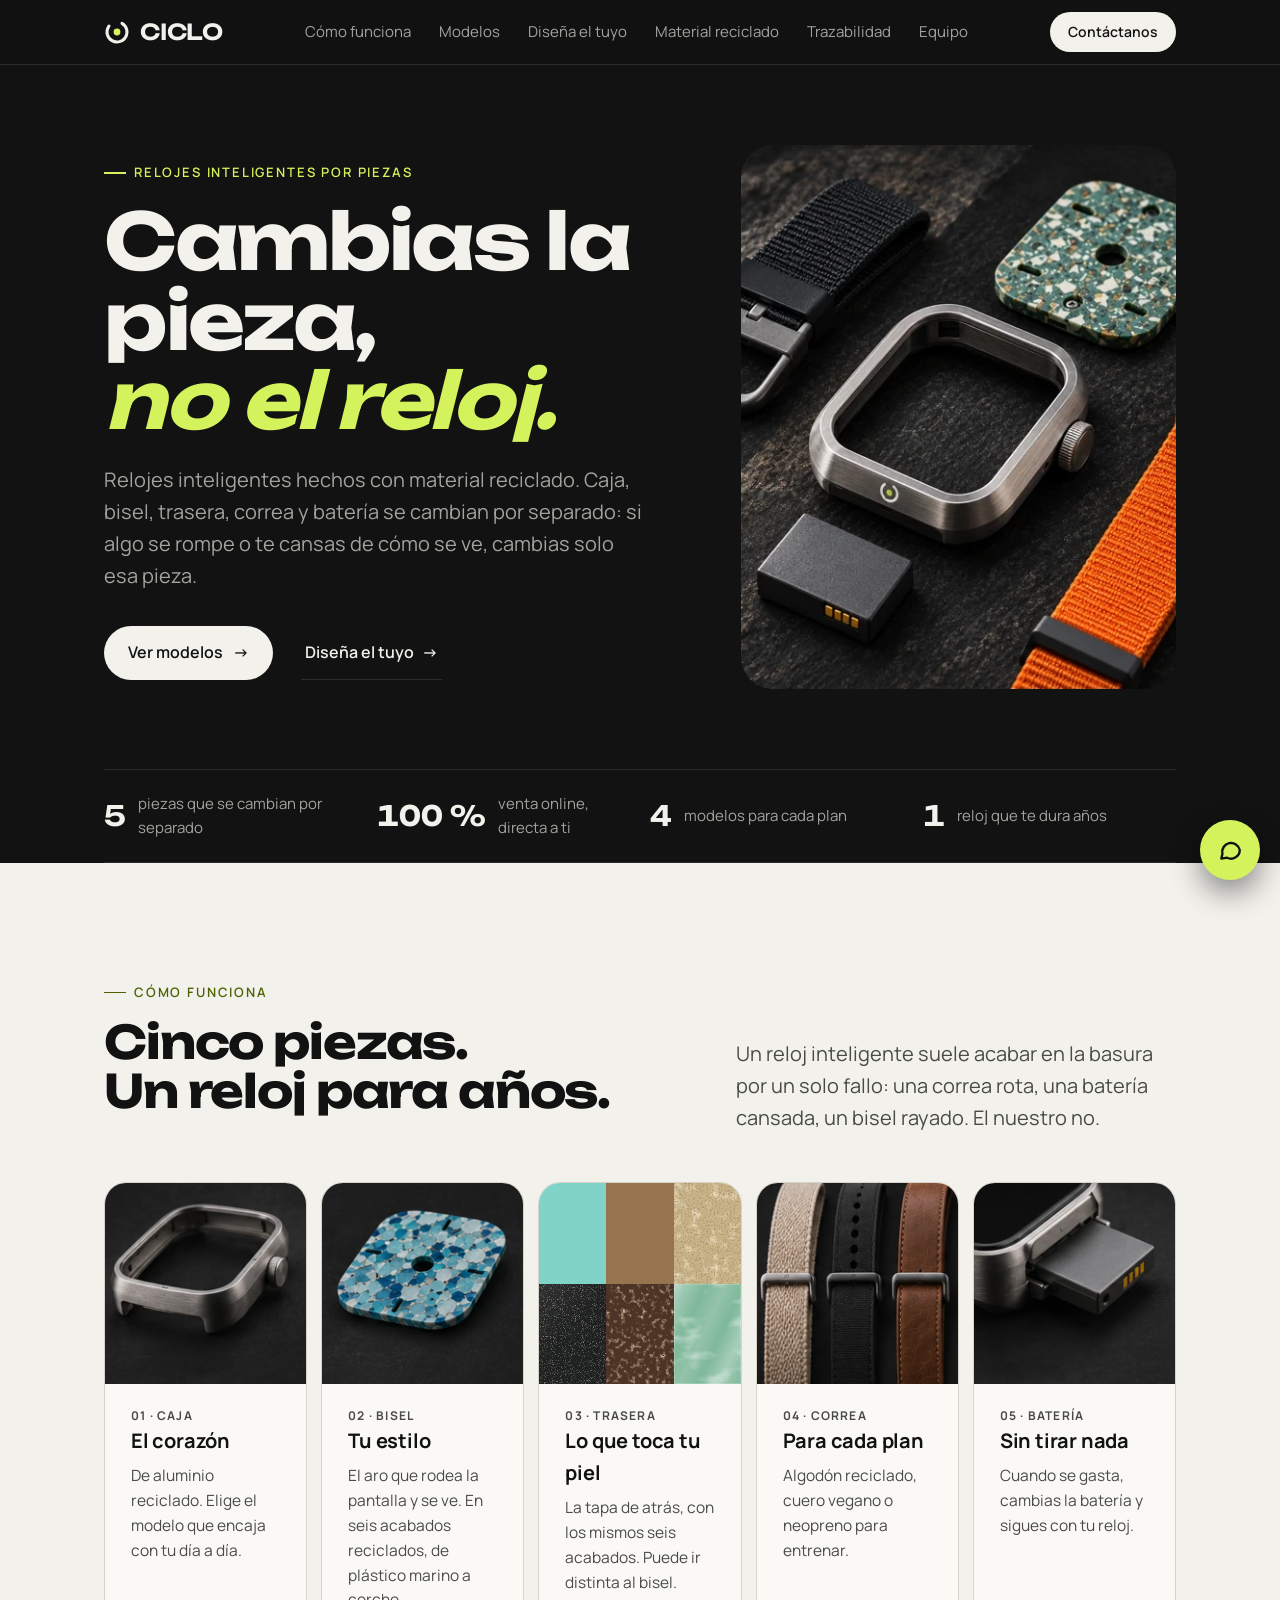
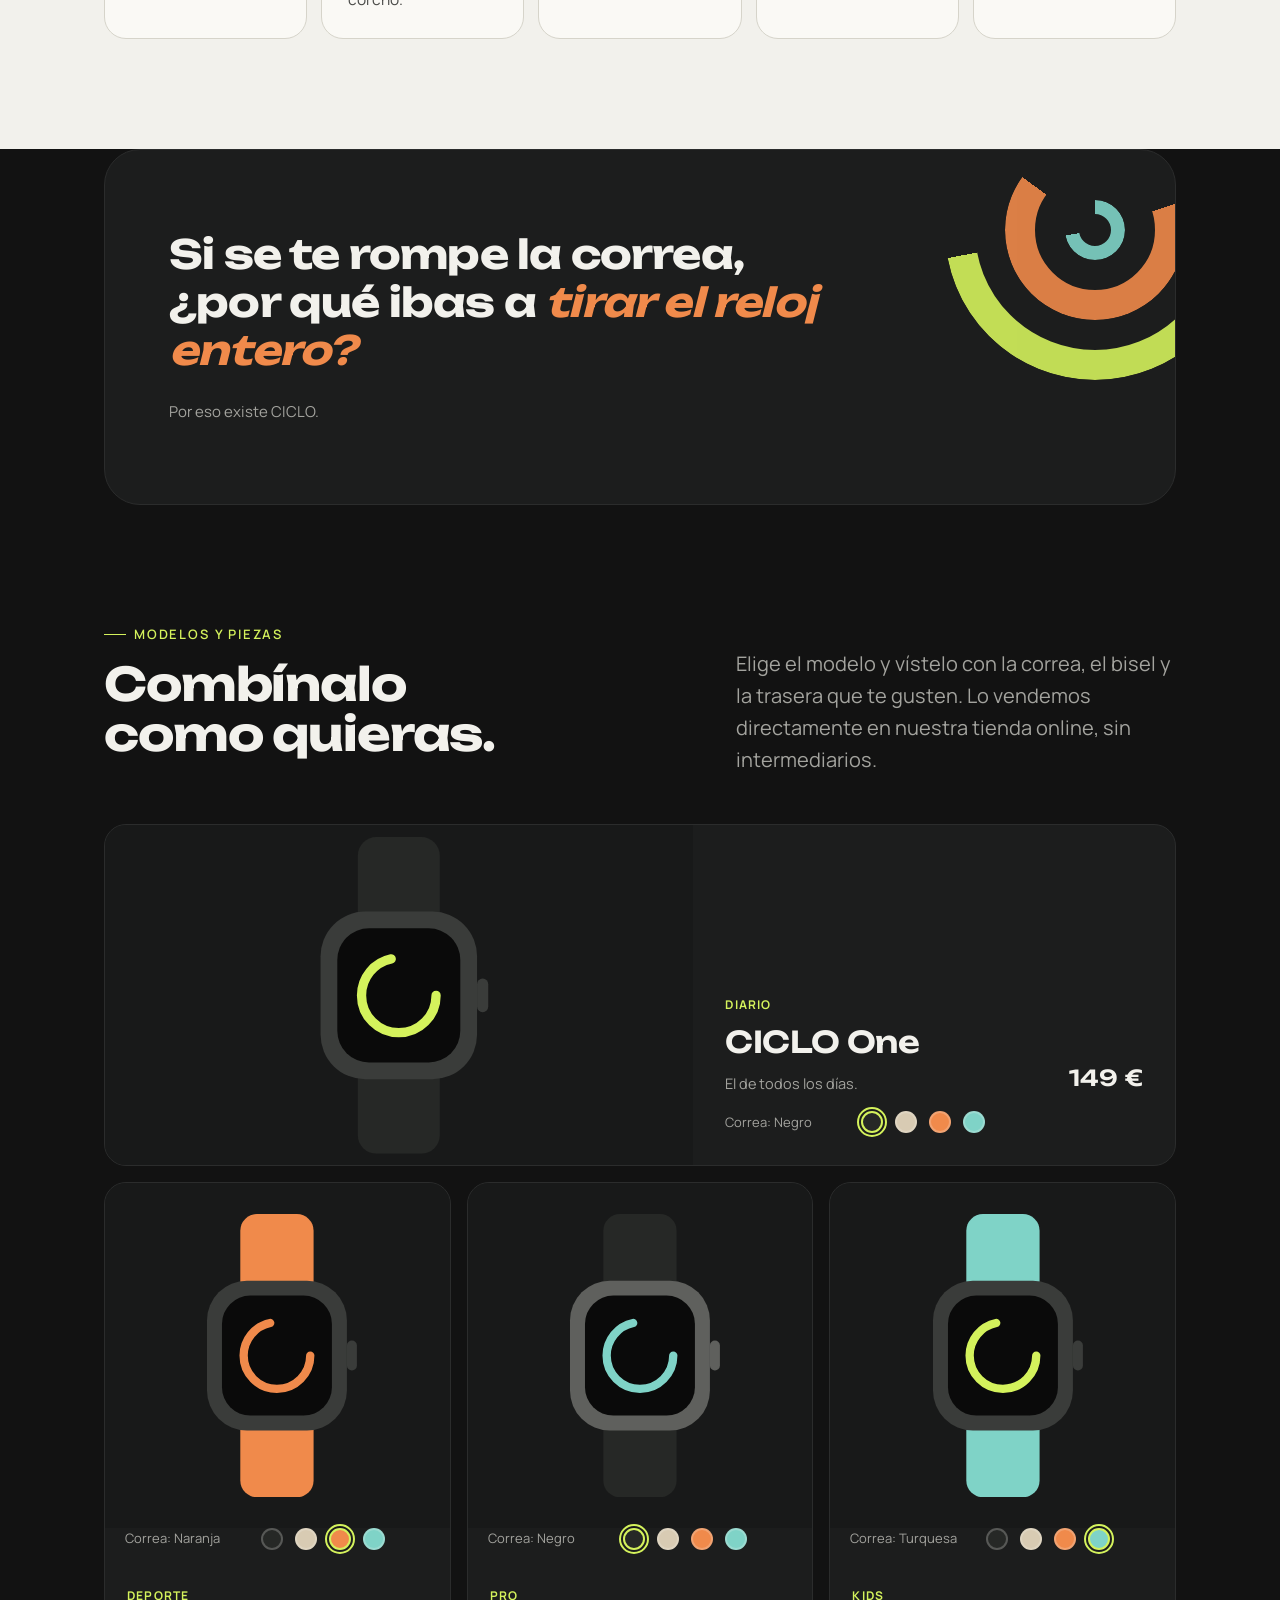
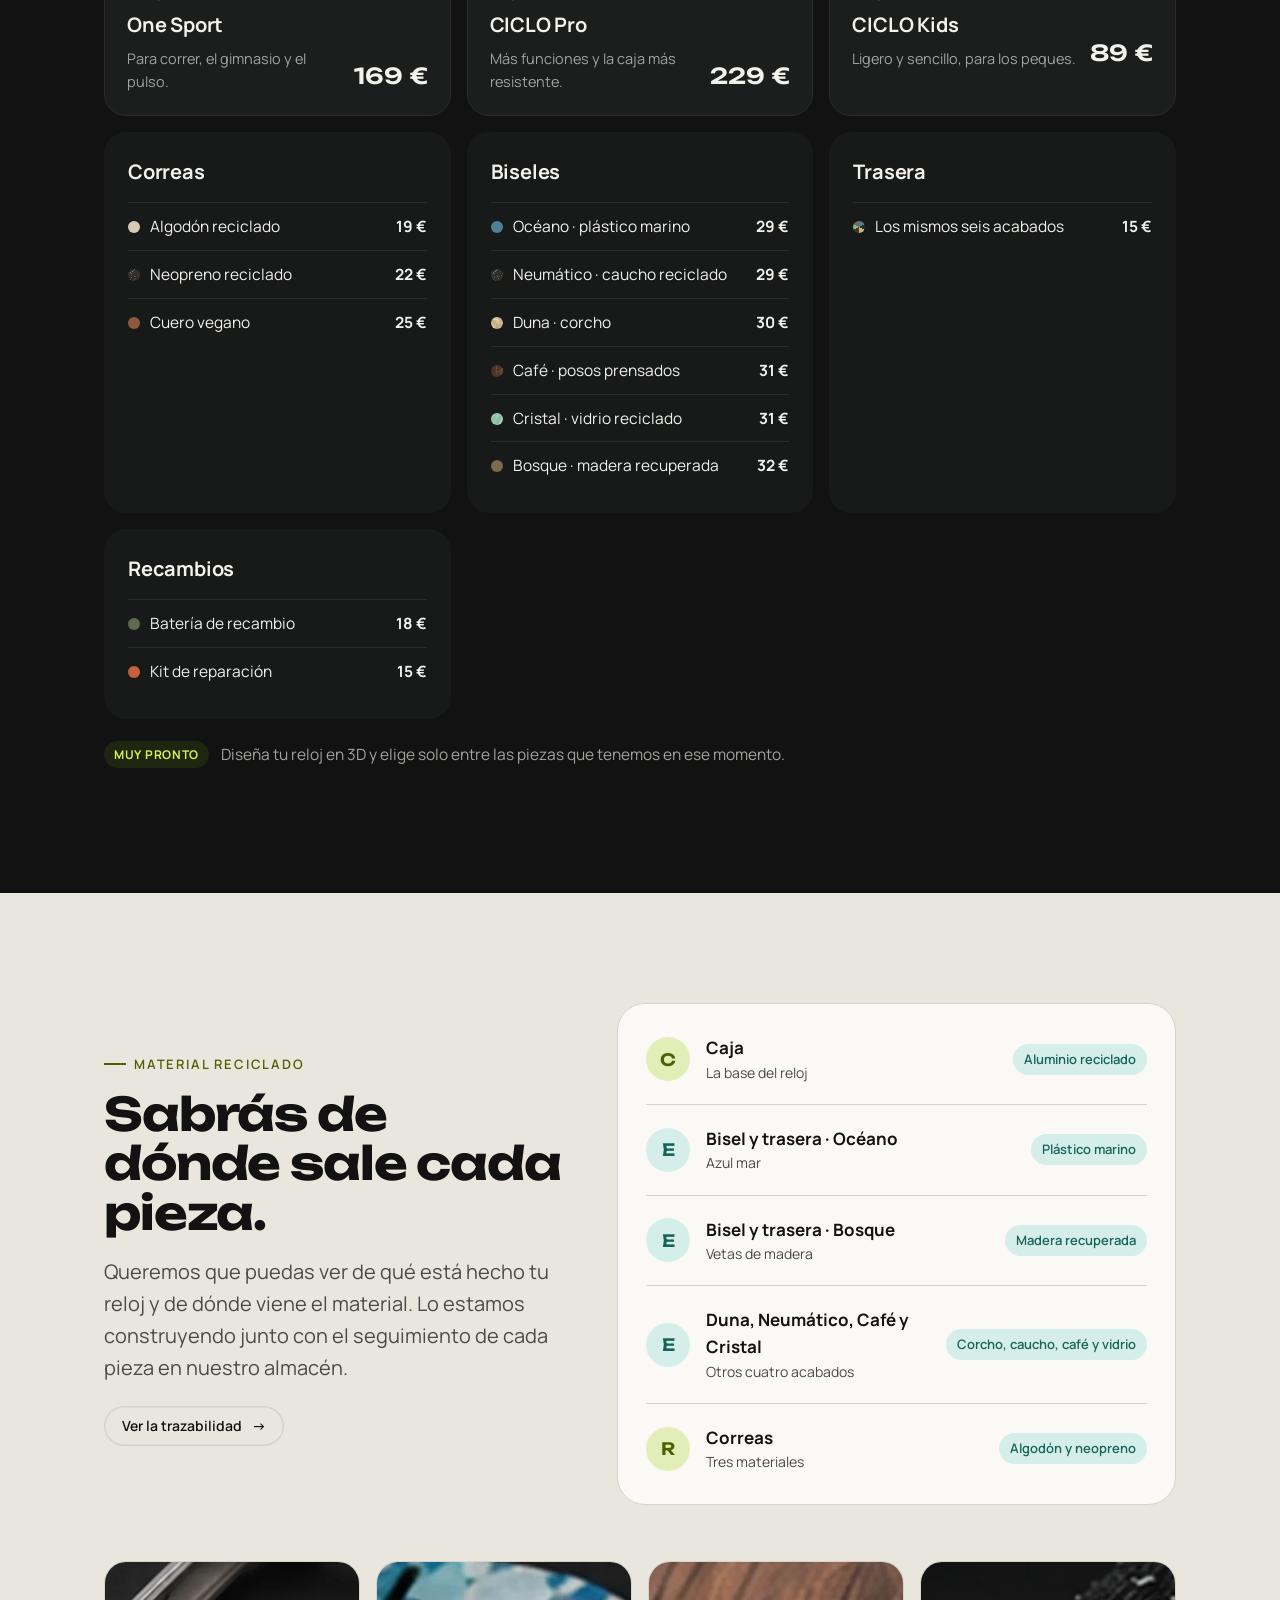
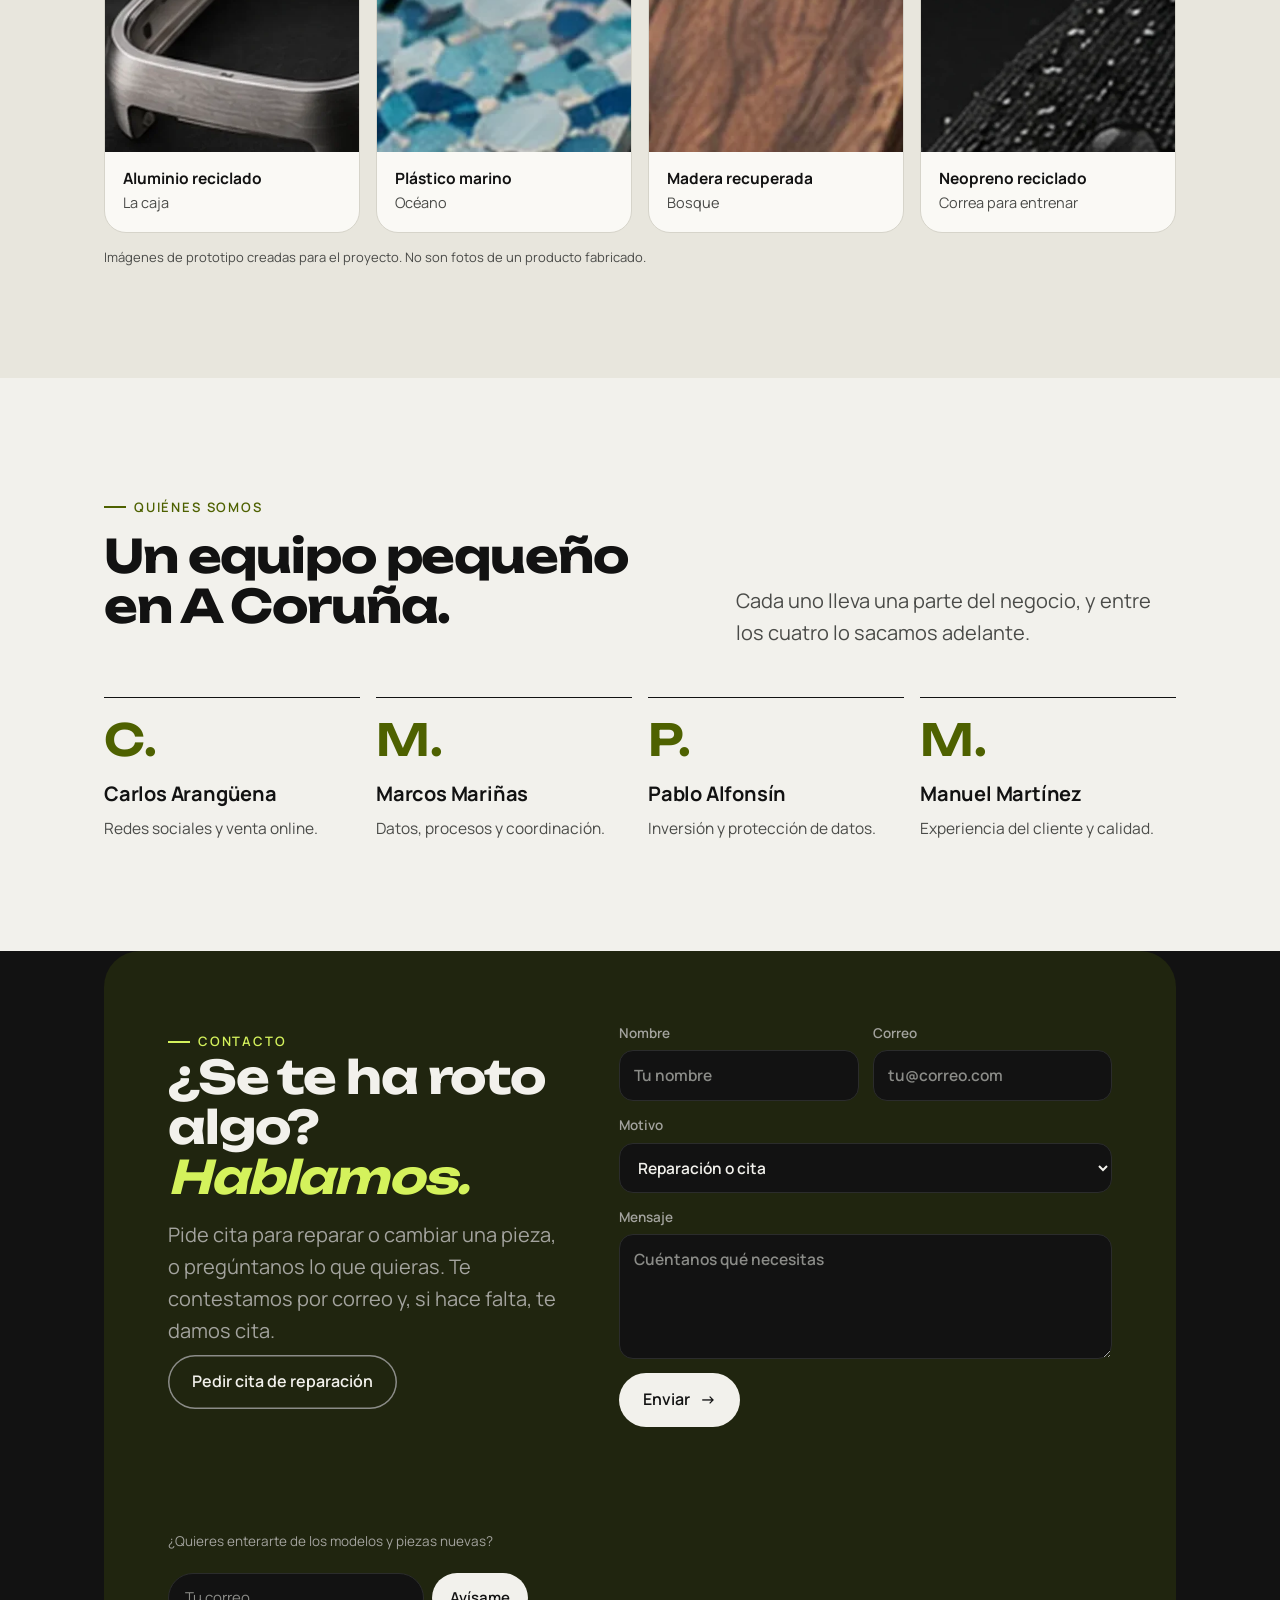
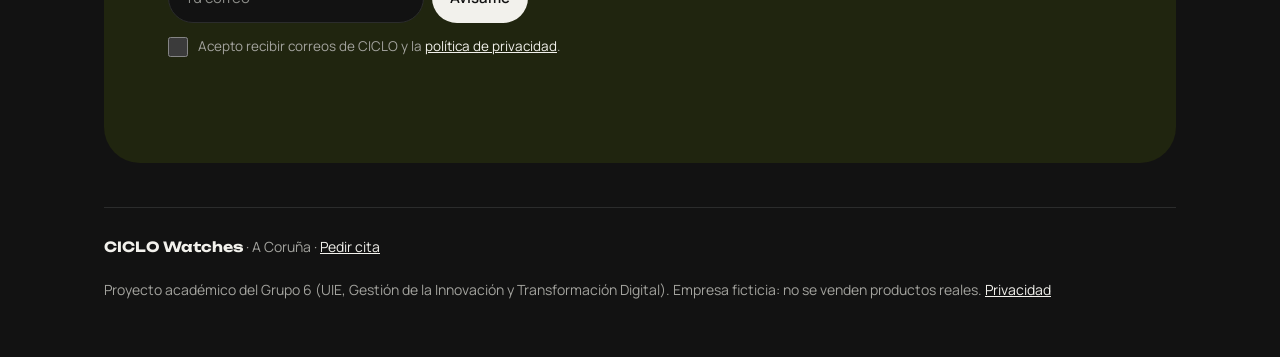
<file: index.html>
<!doctype html>
<html lang="es">
<head>
<meta charset="utf-8">
<meta name="viewport" content="width=device-width, initial-scale=1">
<title>CICLO Watches · Cambias la pieza, no el reloj</title>
<meta name="description" content="Relojes inteligentes por piezas, hechos con material reciclado. Cambias la pieza, no el reloj.">
<link rel="canonical" href="https://marinascotelomarcos-blip.github.io/ciclo-watches/">
<meta name="theme-color" content="#121212">
<meta property="og:type" content="website">
<meta property="og:locale" content="es_ES">
<meta property="og:site_name" content="CICLO Watches">
<meta property="og:title" content="CICLO Watches · Cambias la pieza, no el reloj">
<meta property="og:description" content="Relojes inteligentes por piezas, hechos con material reciclado. Cambias la pieza, no el reloj.">
<meta property="og:url" content="https://marinascotelomarcos-blip.github.io/ciclo-watches/">
<meta property="og:image" content="https://marinascotelomarcos-blip.github.io/ciclo-watches/img/og-ciclo.png">
<meta property="og:image:width" content="1200">
<meta property="og:image:height" content="630">
<meta property="og:image:alt" content="Las piezas de un reloj CICLO sobre piedra oscura y el lema «Cambias la pieza, no el reloj»">
<meta name="twitter:card" content="summary_large_image">
<meta name="twitter:title" content="CICLO Watches · Cambias la pieza, no el reloj">
<meta name="twitter:description" content="Relojes inteligentes por piezas, hechos con material reciclado. Cambias la pieza, no el reloj.">
<meta name="twitter:image" content="https://marinascotelomarcos-blip.github.io/ciclo-watches/img/og-ciclo.png">
<link rel="icon" type="image/svg+xml" href="marca/favicon.svg">
<link rel="apple-touch-icon" href="marca/apple-touch-icon.png">
<link rel="preconnect" href="https://fonts.googleapis.com">
<link rel="preconnect" href="https://fonts.gstatic.com" crossorigin>
<!-- Fuentes sin bloquear: la web se pinta al momento con la letra del sistema y cambia cuando llegan (aunque no haya internet) -->
<link rel="preload" as="style" href="https://fonts.googleapis.com/css2?family=Unbounded:wght@600;700;800&family=Manrope:wght@400;500;600;700&display=swap" onload="this.onload=null;this.rel='stylesheet'">
<noscript><link rel="stylesheet" href="https://fonts.googleapis.com/css2?family=Unbounded:wght@600;700;800&family=Manrope:wght@400;500;600;700&display=swap"></noscript>
<script>
  // Solo si el navegador sabe avisar al bajar, los bloques empiezan escondidos para aparecer.
  // Sin esto (vista previa, impresión, sin JavaScript) la web se ve entera desde el principio.
  if ("IntersectionObserver" in window) document.documentElement.classList.add("js-reveal");
</script>
<style>
  /* Colores de la presentación de la S07 */
  :root{
    color-scheme:dark;
    --bg:#121212; --wash:#181919; --card:#1C1D1D;
    --ink:#F2F1EC; --ink-soft:#A3A39E; --ink-grey:#8B8C88; --hair:#2B2C2C;
    --clay:#D4F25C; --clay-wash:#20250F; --moss:#7FD3C7; --moss-wash:#152623;
    --orange:#F08A4B; --orange-wash:#2A1B12;
    --clay-t:var(--clay); --moss-t:var(--moss); --orange-t:var(--orange);
    --serif:"Unbounded","Arial Black",sans-serif;
    --sans:"Manrope",-apple-system,BlinkMacSystemFont,"Segoe UI",sans-serif;
    --radius:22px;
  }
  *{box-sizing:border-box}
  html{scroll-behavior:smooth}
  body{margin:0;background:var(--bg);color:var(--ink);font:17px/1.6 var(--sans);-webkit-font-smoothing:antialiased}
  a{color:inherit}
  img,svg{display:block}
  .wrap{max-width:1120px;margin:0 auto;padding:0 24px}
  .serif{font-family:var(--serif)}
  em{font-style:italic;color:var(--clay)}
  /* Secciones claras (mitad y mitad): mismas variables y mismos colores de marca, con el fondo en blanco roto */
  .claro{color-scheme:light;background:var(--bg);color:var(--ink);
    --bg:#F2F1EC; --wash:#E8E6DD; --card:#FAF9F5; --ink:#121212; --ink-soft:#4A4B48; --ink-grey:#5F605C; --hair:#D6D4CA;
    --clay-wash:#E3EDB8; --moss-wash:#D5EEE9; --orange-wash:#FAE0CD;
    --clay-t:#4E6100; --moss-t:#176559; --orange-t:#9A4312}
  .claro em{color:var(--ink);background:linear-gradient(transparent 60%,var(--clay) 60%);padding:0 .06em}

  /* Cabecera */
  header{position:sticky;top:0;z-index:10;background:color-mix(in srgb,var(--bg) 86%,transparent);backdrop-filter:saturate(1.4) blur(12px);border-bottom:1px solid var(--hair)}
  nav{display:flex;align-items:center;justify-content:space-between;height:64px;gap:20px}
  .logo{display:flex;align-items:center;gap:10px;text-decoration:none;font-family:var(--serif);font-size:22px;font-weight:600;letter-spacing:-.01em}
  .logo-mark{width:26px;height:26px}
  .links{display:flex;gap:28px;font-size:15px}
  .menu-btn{display:none;width:44px;height:44px;place-items:center;margin-left:auto;background:none;border:1px solid var(--hair);border-radius:999px;color:var(--ink);cursor:pointer}
  .links a{text-decoration:none;color:var(--ink-soft);transition:color .2s}
  .links a:hover{color:var(--ink)}

  .btn{display:inline-flex;align-items:center;gap:10px;font:inherit;font-weight:600;background:var(--ink);color:var(--bg);text-decoration:none;padding:14px 24px;border-radius:999px;font-weight:600;font-size:16px;border:0;cursor:pointer;transition:transform .2s ease,background .2s}
  .btn:hover{transform:translateY(-1px);background:var(--clay);color:#121212}
  .btn:active{transform:translateY(0)}
  .btn.light{background:transparent;color:var(--ink);box-shadow:inset 0 0 0 1.5px var(--hair)}
  .btn.light:hover{background:var(--wash);box-shadow:inset 0 0 0 1.5px var(--ink-grey)}
  .btn.small{padding:9px 18px;font-size:14px}
  .btn .arrow{transition:transform .2s}
  .btn:hover .arrow{transform:translateX(3px)}

  /* Portada */
  .hero{padding-top:80px;padding-bottom:40px;display:grid;grid-template-columns:1.15fr .85fr;gap:48px;align-items:center}
  .eyebrow{display:inline-flex;align-items:center;gap:8px;font-size:13px;font-weight:600;letter-spacing:.08em;text-transform:uppercase;color:var(--clay-t)}
  .eyebrow::before{content:"";width:22px;height:1.5px;background:currentColor}
  h1{font-family:var(--serif);font-weight:700;font-size:clamp(38px,6.2vw,78px);line-height:1.02;letter-spacing:-.03em;margin:18px 0 24px}
  h2{font-family:var(--serif);font-weight:700;font-size:clamp(28px,3.8vw,46px);line-height:1.08;letter-spacing:-.025em;margin:14px 0 18px}
  h3{font-family:var(--sans);font-weight:700;font-size:20px;letter-spacing:-.01em;margin:0 0 6px}
  .eyebrow{letter-spacing:.14em}
  .lead{font-size:20px;color:var(--ink-soft);max-width:540px;margin:0}
  .ctas{display:flex;gap:12px 28px;flex-wrap:wrap;align-items:center;margin-top:34px}
  .btn-texto{display:inline-flex;align-items:center;gap:8px;color:var(--ink);font-weight:600;font-size:16px;text-decoration:none;padding:14px 4px;border-bottom:1px solid var(--hair);transition:border-color .2s}
  .btn-texto:hover,.btn-texto:focus-visible{border-color:var(--clay)}
  .hero-art{position:relative;aspect-ratio:4/5;border-radius:32px;background:#121212;overflow:hidden;isolation:isolate}
  .hero-art .hero-product{position:absolute;inset:0;width:100%;height:100%;object-fit:cover}
  /* La foto entra suave cuando la portada aparece en pantalla (clase .in del scroll) */
  .hero-art.in .hero-product{animation:hero-product-in .9s cubic-bezier(.2,.8,.2,1) backwards}
  @keyframes hero-product-in{from{opacity:0;transform:scale(1.035)}}
  @keyframes aparece{from{opacity:0;transform:translateY(6px)}}

  /* Franja de valores */
  .strip{border-top:1px solid var(--hair);border-bottom:1px solid var(--hair);margin-top:40px}
  .strip ul{list-style:none;margin:0;padding:22px 0;display:grid;grid-template-columns:repeat(4,1fr);gap:20px}
  .strip li{display:flex;gap:12px;align-items:center;font-size:15px;color:var(--ink-soft)}
  .strip li span{font-family:var(--serif);font-size:28px;font-weight:600;color:var(--ink);line-height:1}

  section{padding:110px 0}
  .head{display:flex;justify-content:space-between;align-items:end;gap:30px;margin-bottom:48px;flex-wrap:wrap}
  .head .lead{max-width:440px}

  /* Cómo funciona */
  .steps{display:grid;grid-template-columns:repeat(5,1fr);gap:14px}
  .step{background:var(--card);border:1px solid var(--hair);border-radius:var(--radius);padding:26px;transition:transform .3s ease,border-color .3s}
  .step:hover{transform:translateY(-4px);border-color:var(--ink-grey)}
  @media (max-width:1100px){.steps{grid-template-columns:repeat(3,1fr)}}
  .step .n{font-size:12px;font-weight:700;letter-spacing:.1em;color:var(--ink-grey);text-transform:uppercase}
  .step p{margin:0;color:var(--ink-soft);font-size:15.5px}

  /* Fotos de producto: mismo formato que el archivo (11:10), sin recortar ni deformar */
  .photo{display:block;width:100%;height:auto;aspect-ratio:11/10;object-fit:contain;background:#121212}
  .step{overflow:hidden}
  .step .muestras{display:grid;grid-template-columns:repeat(3,1fr);aspect-ratio:1/1;width:calc(100% + 52px);margin:-26px -26px 22px}
  .step .photo{aspect-ratio:1/1;object-fit:cover;width:calc(100% + 52px);max-width:none;margin:-26px -26px 22px;border-radius:0} /* la foto llena la parte de arriba de la tarjeta */
  /* Materiales: una foto por tarjeta, a sangre (sin marco dentro de la tarjeta) */
  .materials{display:grid;grid-template-columns:repeat(4,1fr);gap:16px;margin-top:56px}
  .materials figure{margin:0;background:var(--card);border:1px solid var(--hair);border-radius:var(--radius);overflow:hidden}
  .materials img{display:block;width:100%;height:auto;aspect-ratio:4/3;object-fit:cover}
  .materials figcaption{padding:14px 18px 18px;font-size:14.5px;color:var(--ink-soft)}
  .materials figcaption b{display:block;color:var(--ink);font-size:15.5px}
  .proto-note{margin:14px 0 0;font-size:13px;color:var(--ink-soft)}

  /* Cita grande */
  .quote{background:var(--card);border:1px solid var(--hair);color:var(--ink);border-radius:36px;padding:80px 64px;position:relative;overflow:hidden}
  .quote p{font-family:var(--serif);font-weight:700;font-size:clamp(24px,3.4vw,40px);line-height:1.2;letter-spacing:-.02em;margin:0;max-width:760px;position:relative}
  .quote p em{color:var(--orange-t)}
  .quote small{display:block;margin-top:26px;color:var(--ink-soft);font-size:15px}
  .quote .ring{position:absolute;right:-70px;top:-70px;width:300px;height:300px;border-radius:50%;border:30px solid var(--clay);opacity:.9;
    -webkit-mask:conic-gradient(#000 0 72%,transparent 0);mask:conic-gradient(#000 0 72%,transparent 0)}
  .quote .ring.r2{right:-10px;top:-10px;width:180px;height:180px;border-color:var(--orange);opacity:.9;
    -webkit-mask:conic-gradient(transparent 0 20%,#000 0 85%,transparent 0);mask:conic-gradient(transparent 0 20%,#000 0 85%,transparent 0)}
  .quote .ring.r3{right:50px;top:50px;width:60px;height:60px;border-width:14px;border-color:var(--moss)}

  /* Modelos */
  .models{display:grid;grid-template-columns:repeat(3,1fr);gap:16px}
  .model.destacado{grid-column:1/-1;display:grid;grid-template-columns:1.1fr .9fr;grid-template-rows:1fr auto;align-items:stretch}
  .model.destacado .pic{grid-row:1/3;aspect-ratio:auto;min-height:340px}
  .model.destacado .pic svg{width:38%}
  .model.destacado .info{grid-column:2;grid-row:1;align-self:end;padding:32px 32px 8px}
  .model.destacado .info h3{font-family:var(--serif);font-size:30px;font-weight:600;letter-spacing:-.02em}
  .model.destacado .strap-picker{grid-column:2;grid-row:2;padding:8px 32px 32px}
  .uso{display:block;font-size:12px;font-weight:700;letter-spacing:.1em;text-transform:uppercase;color:var(--clay-t);margin-bottom:4px}
  .strap-name{font-size:13px;color:var(--ink-soft);min-width:9.5em}
  .model{background:var(--card);border:1px solid var(--hair);border-radius:var(--radius);overflow:hidden;transition:transform .3s ease,box-shadow .3s}
  .model:hover{transform:translateY(-4px);border-color:var(--ink-grey)}
  .model .pic{aspect-ratio:1/1;background:var(--wash);display:grid;place-items:center}
  .model .pic svg{width:58%;height:auto}
  .model .info{padding:20px 22px 22px;display:flex;justify-content:space-between;align-items:end;gap:10px}
  .model .info p{margin:2px 0 0;color:var(--ink-soft);font-size:14.5px}
  .price{font-family:var(--serif);font-size:22px;font-weight:600;white-space:nowrap}
  .parts{display:grid;grid-template-columns:repeat(3,1fr);gap:16px;margin-top:16px}
  .part{background:var(--wash);border-radius:var(--radius);padding:24px}
  .part ul{list-style:none;margin:14px 0 0;padding:0}
  .part li{display:flex;justify-content:space-between;align-items:center;gap:12px;padding:11px 0;border-top:1px solid var(--hair);font-size:15.5px}
  .sw{display:inline-block;width:12px;height:12px;border-radius:50%;margin-right:10px;vertical-align:-1px}
  .soon{margin-top:22px;display:flex;align-items:center;gap:12px;color:var(--ink-soft);font-size:15.5px}
  .soon b{background:var(--clay-wash);color:var(--clay-t);font-size:12px;letter-spacing:.06em;text-transform:uppercase;padding:4px 10px;border-radius:999px}

  /* Reciclado */
  .origin{display:grid;grid-template-columns:.9fr 1.1fr;gap:56px;align-items:center}
  .trace{background:var(--card);border:1px solid var(--hair);border-radius:28px;padding:10px 28px}
  .trace li{list-style:none;display:grid;grid-template-columns:44px 1fr auto;gap:16px;align-items:center;padding:20px 0;border-bottom:1px solid var(--hair)}
  .trace li:last-child{border-bottom:0}
  .trace ol{margin:0;padding:0}
  .dot{width:44px;height:44px;border-radius:50%;display:grid;place-items:center;font-family:var(--serif);font-weight:600}
  .trace small{display:block;color:var(--ink-soft);font-size:14px}
  .trace .from{font-size:13px;font-weight:600;color:var(--moss-t);background:var(--moss-wash);padding:5px 11px;border-radius:999px;white-space:nowrap}

  /* Equipo */
  .team{display:grid;grid-template-columns:repeat(4,1fr);gap:16px}
  .person{border-top:1.5px solid var(--ink);padding-top:20px}
  .person .ini{font-family:var(--serif);font-size:44px;font-weight:600;line-height:1;color:var(--clay-t);margin-bottom:16px}
  .person p{margin:0;color:var(--ink-soft);font-size:15.5px}

  /* Contacto */
  .contact{background:var(--clay-wash);border-radius:36px;padding:72px 64px;display:grid;grid-template-columns:.9fr 1.1fr;gap:48px;align-items:start}
  .contact .btn.light{box-shadow:inset 0 0 0 1.5px var(--ink-grey)}
  .contact h2{margin-top:0}
  .contact .side{display:flex;flex-direction:column;align-items:flex-start;gap:14px}
  .contact .side ul{list-style:none;margin:0;padding:0;color:var(--ink-soft);font-size:15.5px}
  .contact .side li{padding:4px 0}
  .contact .side li::before{content:"✓";color:var(--clay);font-weight:700;margin-right:10px}
  .note{font-size:14.5px;color:var(--clay);min-height:1.4em;margin:0}

  .cform{display:grid;gap:14px;width:100%}
  .cform .row2{display:grid;grid-template-columns:1fr 1fr;gap:14px}
  .cform label{display:grid;gap:6px;font-size:13.5px;font-weight:600;color:var(--ink-soft)}
  .cform input,.cform select,.cform textarea{background:var(--bg);border:1px solid var(--hair);color:var(--ink);border-radius:14px;padding:12px 14px;font:inherit;font-size:15.5px;width:100%;resize:vertical}
  .cform input:focus,.cform select:focus,.cform textarea:focus{outline:2px solid var(--clay);outline-offset:1px}
  .cform .btn{justify-self:start}
  .cform .btn[disabled]{opacity:.6;cursor:wait}
  @media (max-width:520px){.cform .row2{grid-template-columns:1fr}}
  /* Novedades (automatización por correo) */
  .news{display:flex;gap:8px;width:100%;max-width:360px;margin-top:6px}
  .news input{flex:1;min-width:0;background:var(--bg);border:1px solid var(--hair);color:var(--ink);border-radius:999px;padding:12px 16px;font:inherit;font-size:15px}
  .news input:focus{outline:2px solid var(--clay);outline-offset:1px}
  .news button{padding:12px 18px;font-size:15px}
  .side small{color:var(--ink-soft);font-size:13.5px}

  /* Popup de bienvenida (10 %) */
  .dlg{width:min(460px,calc(100vw - 32px));max-height:calc(100dvh - 32px);overflow:auto;padding:0;border:1px solid var(--hair);border-radius:26px;background:var(--card);color:var(--ink);box-shadow:0 30px 80px rgba(0,0,0,.6)}
  .dlg[open]{animation:dlg-in .25s cubic-bezier(.2,.8,.2,1)}
  @keyframes dlg-in{from{opacity:0;transform:translateY(10px) scale(.98)}}
  .dlg::backdrop{background:rgba(8,8,8,.6)}
  .dlg-form{display:grid;gap:14px;padding:30px 28px 24px;position:relative}
  .dlg-form h2{font-size:clamp(26px,6vw,34px);margin:4px 0 0}
  .dlg-texto{margin:0;color:var(--ink-soft);font-size:15.5px}
  .dlg-campo{display:grid;gap:6px;font-size:13.5px;font-weight:600;color:var(--ink-soft)}
  .dlg-campo input{background:var(--bg);border:1px solid var(--hair);color:var(--ink);border-radius:14px;padding:13px 14px;font:inherit;font-size:16px}
  .dlg-form .btn{justify-content:center}
  .dlg-x{position:absolute;top:12px;right:12px;width:44px;height:44px;border-radius:50%;border:0;background:none;color:var(--ink-soft);font-size:26px;line-height:1;cursor:pointer}
  .dlg-x:hover{background:var(--wash);color:var(--ink)}
  .dlg-no{background:none;border:0;color:var(--ink-soft);font:inherit;font-size:15px;text-decoration:underline;cursor:pointer;min-height:44px}
  .ok-legal{display:flex;gap:10px;align-items:flex-start;font-size:13.5px;color:var(--ink-soft);line-height:1.45}
  .ok-legal input{width:20px;height:20px;margin:0;flex:0 0 20px;accent-color:var(--clay)}
  .ok-legal a{color:var(--ink)}

  /* Asistente (chatbot) */
  .bot-btn{position:fixed;right:20px;bottom:20px;z-index:20;width:60px;height:60px;border-radius:50%;border:0;cursor:pointer;background:var(--clay);color:#121212;display:grid;place-items:center;box-shadow:0 12px 30px rgba(0,0,0,.45);transition:transform .2s}
  .bot-btn:hover{transform:scale(1.06)}
  .bot{position:fixed;right:20px;bottom:92px;z-index:20;width:min(360px,calc(100vw - 32px));height:min(480px,calc(100vh - 140px));background:var(--card);border:1px solid var(--hair);border-radius:22px;display:flex;flex-direction:column;overflow:hidden;box-shadow:0 24px 60px rgba(0,0,0,.55);
    opacity:0;transform:translateY(12px) scale(.98);transform-origin:bottom right;pointer-events:none;transition:opacity .2s,transform .2s}
  .bot.open{opacity:1;transform:none;pointer-events:auto}
  .bot-head{padding:16px 18px;border-bottom:1px solid var(--hair);display:flex;align-items:center;gap:12px}
  .bot-head b{display:block;font-size:15px}
  .bot-head small{color:var(--ink-soft);font-size:12.5px}
  .bot-head .x{margin-left:auto;background:none;border:0;color:var(--ink-soft);font-size:22px;cursor:pointer;line-height:1}
  .bot-msgs{flex:1;overflow-y:auto;padding:16px;display:flex;flex-direction:column;gap:10px}
  .msg{max-width:85%;padding:10px 14px;border-radius:16px;font-size:14.5px;line-height:1.45}
  .msg.b{background:var(--wash);border:1px solid var(--hair);border-bottom-left-radius:6px}
  .msg.u{align-self:flex-end;background:var(--clay);color:#121212;border-bottom-right-radius:6px}
  .bot-form{display:flex;gap:8px;padding:12px;border-top:1px solid var(--hair)}
  .bot-form input{flex:1;min-width:0;background:var(--bg);border:1px solid var(--hair);color:var(--ink);border-radius:999px;padding:11px 14px;font:inherit;font-size:14.5px}
  .bot-form button{background:var(--clay);color:#121212;border:0;border-radius:999px;padding:0 16px;font-weight:700;cursor:pointer}

  footer{padding:44px 0 56px;color:var(--ink-soft);font-size:14px}
  footer .row{display:flex;justify-content:space-between;gap:20px;flex-wrap:wrap;border-top:1px solid var(--hair);padding-top:28px}

  /* Aparición suave al hacer scroll */
  .js-reveal .reveal{opacity:0;transform:translateY(18px);transition:opacity .8s ease,transform .8s cubic-bezier(.2,.8,.2,1)}
  .js-reveal .reveal.in{opacity:1;transform:none}
  @media print{.js-reveal .reveal{opacity:1;transform:none}}

  /* CICLO · interacciones A2-A4 */
  .strap-picker{display:flex;gap:12px;align-items:center;padding:0 20px 16px}
  .strap-swatch{width:22px;height:22px;border-radius:50%;border:2px solid rgba(242,241,236,.24);background:var(--swatch);cursor:pointer;padding:0;transition:transform .2s,border-color .2s}
  .strap-swatch{position:relative}
  .strap-swatch::after{content:"";position:absolute;inset:-6px;border-radius:50%} /* zona táctil de 34 px sin cambiar el dibujo */
  .strap-swatch:hover{transform:scale(1.12)}
  .strap-swatch.active{border-color:var(--clay);outline:2px solid var(--clay);outline-offset:2px}
  .loader-ring{width:27px;height:27px;flex:0 0 27px;border:3px solid rgba(212,242,92,.18);border-top-color:var(--clay);border-right-color:var(--clay);border-radius:50%;animation:ciclo-spin 1.4s linear infinite}
  .loader-ring.loading{animation-duration:.65s}
  @keyframes ciclo-spin{to{transform:rotate(360deg)}}
  .counter{font-variant-numeric:tabular-nums}

  /* Foco visible al navegar con teclado */
  :focus-visible{outline:2px solid var(--clay);outline-offset:3px}
  .claro :focus-visible{outline-color:var(--clay-t)}
  .skip{position:absolute;left:12px;top:-60px;background:var(--ink);color:var(--bg);padding:10px 16px;border-radius:999px;z-index:30;text-decoration:none;font-weight:600}.skip:focus{top:10px}
  input::placeholder,textarea::placeholder{color:#8B8C88;opacity:1}

  /* Pulido: contraste del número de paso, enlace de salto, aire final para que el botón del asistente no tape el pie */
  .step .n{color:var(--ink-soft)}
  .salto{position:absolute;left:12px;top:-60px;z-index:30;background:var(--clay);color:#121212;padding:10px 16px;border-radius:999px;font-weight:700;text-decoration:none}
  .salto:focus{top:10px}
  footer .row a{color:var(--ink)}
  @media (max-width:900px){footer{padding-bottom:104px}}
  /* Táctil: zonas de toque de 40 px o más sin cambiar el dibujo */
  @media (pointer:coarse){
    .strap-swatch::after{inset:-9px}
    .bot-head .x{min-width:40px;min-height:40px}
    footer a{display:inline-block;padding:10px 4px}
  }

  @media (prefers-reduced-motion:reduce){
    html{scroll-behavior:auto}
    .reveal{opacity:1;transform:none;transition:none}
    .btn,.step,.model,.strap-swatch{transition:none}
    .hero-art .hero-product,.loader-ring,.dlg,.dlg[open]{animation:none}
    .bot,.bot-btn,.step .photo{transition:none}
  }

  @media (max-width:900px){
    .hero,.origin,.contact{grid-template-columns:1fr}
    .hero{padding-top:44px;gap:36px}
    .hero-art{width:100%;max-width:520px;justify-self:center} /* en tablet la foto no pasa del alto de la pantalla */
    .steps,.models,.team{grid-template-columns:repeat(2,1fr)}
    .materials{grid-template-columns:repeat(2,1fr)}
    .parts{grid-template-columns:1fr}
    .strip ul{grid-template-columns:repeat(2,1fr)}
    .links{display:none}
    .menu-btn{display:grid}
    nav.abierto .links{display:flex;flex-direction:column;gap:0;position:absolute;top:100%;left:0;right:0;background:var(--bg);border-bottom:1px solid var(--hair);padding:6px 24px 14px}
    nav.abierto .links a{padding:12px 0;font-size:17px;color:var(--ink)}
    section{padding:76px 0}
    .quote{padding:52px 30px;border-radius:28px}
    .contact{padding:44px 28px;border-radius:28px}
  }
  @media (max-width:520px){
    .wrap{padding:0 16px}
    .trace{padding:6px 20px}
    .trace li{grid-template-columns:44px 1fr;row-gap:8px}
    .trace .from{grid-column:2;justify-self:start}
    .steps,.models,.team{grid-template-columns:1fr}
    .model.destacado{grid-template-columns:1fr;grid-template-rows:auto}
    .model.destacado .pic,.model.destacado .info,.model.destacado .strap-picker{grid-column:auto;grid-row:auto}
    .model.destacado .pic{min-height:0;aspect-ratio:16/10;width:100%}
    .model.destacado .info{padding:20px 22px 6px}
    .model.destacado .strap-picker{padding:0 20px 18px}
    .strap-name{min-width:0;margin-right:auto}
    .model .pic{aspect-ratio:16/10}
    .model .pic svg{width:36%}
  }
</style>
<link rel="stylesheet" href="css/texturas.css">
<link rel="stylesheet" href="cita.css">
</head>
<body>
<a class="skip" href="#inicio">Saltar al contenido</a>
<a class="salto" href="#inicio">Saltar al contenido</a>

<svg width="0" height="0" style="position:absolute" aria-hidden="true">
  <defs>
    <symbol id="reloj" viewBox="0 0 120 170">
      <rect x="38" y="0" width="44" height="52" rx="10" fill="var(--strap)"/>
      <rect x="38" y="118" width="44" height="52" rx="10" fill="var(--strap)"/>
      <rect x="18" y="40" width="84" height="90" rx="24" fill="var(--case)"/>
      <rect x="27" y="49" width="66" height="72" rx="17" fill="var(--dial)"/>
      <circle cx="60" cy="85" r="20" fill="none" stroke="var(--hand)" stroke-width="5" stroke-dasharray="90 40" stroke-linecap="round"/>
      <rect x="102" y="76" width="6" height="18" rx="3" fill="var(--case)"/>
    </symbol>
  </defs>
</svg>

<header>
  <div class="wrap">
    <nav>
      <a class="logo" href="#inicio" aria-label="CICLO Watches, inicio">
        <svg class="logo-mark" viewBox="0 0 26 26" aria-hidden="true"><circle cx="13" cy="13" r="10" fill="none" stroke="var(--ink)" stroke-width="3" stroke-dasharray="48 15" stroke-linecap="round" transform="rotate(-60 13 13)"/><circle cx="13" cy="13" r="3.4" fill="var(--clay)"/></svg>
        CICLO
      </a>
      <button class="menu-btn" type="button" aria-expanded="false" aria-controls="menu-secciones" aria-label="Abrir el menú"><svg width="20" height="20" viewBox="0 0 24 24" fill="none" stroke="currentColor" stroke-width="2.2" stroke-linecap="round" aria-hidden="true"><path d="M4 7h16M4 12h16M4 17h16"/></svg></button>
      <div class="links" id="menu-secciones">
        <a href="#como">Cómo funciona</a>
        <a href="#modelos">Modelos</a>
        <a href="configurador.html">Diseña el tuyo</a>
        <a href="#origen">Material reciclado</a>
        <a href="trazabilidad.html">Trazabilidad</a>
        <a href="#equipo">Equipo</a>
      </div>
      <a class="btn small" href="#contacto">Contáctanos</a>
    </nav>
  </div>
</header>

<main id="inicio">
  <div class="wrap hero">
    <div>
      <span class="eyebrow">Relojes inteligentes por piezas</span>
      <h1>Cambias la pieza,<br><em>no el reloj.</em></h1>
      <p class="lead">Relojes inteligentes hechos con material reciclado. Caja, bisel, trasera, correa y batería se cambian por separado: si algo se rompe o te cansas de cómo se ve, cambias solo esa pieza.</p>
      <div class="ctas">
        <a class="btn" href="#modelos">Ver modelos <span class="arrow">→</span></a>
        <a class="btn-texto" href="configurador.html">Diseña el tuyo <span class="arrow">→</span></a>
      </div>
    </div>

    <div class="hero-art reveal">
      <img class="hero-product" src="img/fotos/CICLO_hero_modular_4x5.webp" alt="Las piezas de un reloj CICLO sobre piedra oscura: caja de aluminio, bisel verde moteado, batería, correa negra y correa naranja" width="480" height="565" fetchpriority="high" decoding="async">
    </div>
  </div>

  <div class="wrap">
    <div class="strip reveal">
      <ul>
        <li><span class="counter" data-count="5">5</span>piezas que se cambian por separado</li>
        <li><span><b class="counter" data-count="100">100</b>&nbsp;%</span>venta online, directa a ti</li>
        <li><span class="counter" data-count="4">4</span>modelos para cada plan</li>
        <li><span class="counter" data-count="1">1</span>reloj que te dura años</li>
      </ul>
    </div>
  </div>

  <section id="como" class="claro">
    <div class="wrap">
      <div class="head reveal">
        <div>
          <span class="eyebrow">Cómo funciona</span>
          <h2>Cinco piezas.<br>Un reloj para años.</h2>
        </div>
        <p class="lead">Un reloj inteligente suele acabar en la basura por un solo fallo: una correa rota, una batería cansada, un bisel rayado. El nuestro no.</p>
      </div>
      <div class="steps">
        <article class="step reveal">
          <img class="photo" src="img/fotos/pieza-caja.webp" alt="Caja de reloj inteligente de aluminio cepillado, vacía, sobre fondo oscuro" width="830" height="830" loading="lazy" decoding="async">
          <div class="n">01 · Caja</div><h3>El corazón</h3>
          <p>De aluminio reciclado. Elige el modelo que encaja con tu día a día.</p>
        </article>
        <article class="step reveal">
          <img class="photo" src="img/fotos/pieza-esfera.webp" alt="Bisel hecho con trocitos de plástico azul y turquesa" width="830" height="830" loading="lazy" decoding="async">
          <div class="n">02 · Bisel</div><h3>Tu estilo</h3>
          <p>El aro que rodea la pantalla y se ve. En seis acabados reciclados, de plástico marino a corcho.</p>
        </article>
        <article class="step reveal">
          <div class="muestras" role="img" aria-label="Los seis acabados: azul océano, madera, corcho, negro neumático, café y verde cristal"><span style="background:#7FD3C7"></span><span style="background:#98734F"></span><span data-tx="duna" style="background-color:#C9B48A"></span><span data-tx="neumatico" style="background-color:#1F2020"></span><span data-tx="cafe" style="background-color:#4B3326"></span><span data-tx="cristal" style="background-color:#7FB89A"></span></div>
          <div class="n">03 · Trasera</div><h3>Lo que toca tu piel</h3>
          <p>La tapa de atrás, con los mismos seis acabados. Puede ir distinta al bisel.</p>
        </article>
        <article class="step reveal">
          <img class="photo" src="img/fotos/pieza-correas.webp" alt="Tres correas: tela beige, neopreno negro y cuero vegano marrón" width="830" height="830" loading="lazy" decoding="async">
          <div class="n">04 · Correa</div><h3>Para cada plan</h3>
          <p>Algodón reciclado, cuero vegano o neopreno para entrenar.</p>
        </article>
        <article class="step reveal">
          <img class="photo" src="img/fotos/pieza-bateria.webp" alt="Módulo de batería rectangular saliendo de la caja del reloj" width="830" height="830" loading="lazy" decoding="async">
          <div class="n">05 · Batería</div><h3>Sin tirar nada</h3>
          <p>Cuando se gasta, cambias la batería y sigues con tu reloj.</p>
        </article>
      </div>
    </div>
  </section>

  <div class="wrap">
    <div class="quote reveal">
      <div class="ring"></div><div class="ring r2"></div><div class="ring r3"></div>
      <p>Si se te rompe la correa,<br>¿por qué ibas a <em>tirar el reloj entero?</em></p>
      <small>Por eso existe CICLO.</small>
    </div>
  </div>

  <section id="modelos">
    <div class="wrap">
      <div class="head reveal">
        <div>
          <span class="eyebrow">Modelos y piezas</span>
          <h2>Combínalo<br>como quieras.</h2>
        </div>
        <p class="lead">Elige el modelo y vístelo con la correa, el bisel y la trasera que te gusten. Lo vendemos directamente en nuestra tienda online, sin intermediarios.</p>
      </div>

      <div class="models">
        <article class="model destacado reveal">
          <div class="pic"><svg class="model-watch" viewBox="0 0 120 170" style="--strap:#262826;--case:#3A3C3A;--dial:#0A0A0A;--hand:#D4F25C"><use href="#reloj"/></svg></div>
          <div class="strap-picker" role="group" aria-label="Elige el color de la correa"><span class="strap-name" aria-live="polite"></span>
            <button class="strap-swatch active" type="button" data-color="#262826" style="--swatch:#262826" aria-label="Negro" aria-pressed="true"></button>
            <button class="strap-swatch" type="button" data-color="#D8CBB3" style="--swatch:#D8CBB3" aria-label="Algodón natural" aria-pressed="false"></button>
            <button class="strap-swatch" type="button" data-color="#F08A4B" style="--swatch:#F08A4B" aria-label="Naranja" aria-pressed="false"></button>
            <button class="strap-swatch" type="button" data-color="#7FD3C7" style="--swatch:#7FD3C7" aria-label="Turquesa" aria-pressed="false"></button>
          </div>
          <div class="info"><div><span class="uso">Diario</span><h3>CICLO One</h3><p>El de todos los días.</p></div><span class="price">149&nbsp;€</span></div>
        </article>
        <article class="model reveal">
          <div class="pic"><svg class="model-watch" viewBox="0 0 120 170" style="--strap:#F08A4B;--case:#3A3C3A;--dial:#0A0A0A;--hand:#F08A4B"><use href="#reloj"/></svg></div>
          <div class="strap-picker" role="group" aria-label="Elige el color de la correa"><span class="strap-name" aria-live="polite"></span>
            <button class="strap-swatch" type="button" data-color="#262826" style="--swatch:#262826" aria-label="Negro" aria-pressed="false"></button>
            <button class="strap-swatch" type="button" data-color="#D8CBB3" style="--swatch:#D8CBB3" aria-label="Algodón natural" aria-pressed="false"></button>
            <button class="strap-swatch active" type="button" data-color="#F08A4B" style="--swatch:#F08A4B" aria-label="Naranja" aria-pressed="true"></button>
            <button class="strap-swatch" type="button" data-color="#7FD3C7" style="--swatch:#7FD3C7" aria-label="Turquesa" aria-pressed="false"></button>
          </div>
          <div class="info"><div><span class="uso">Deporte</span><h3>One Sport</h3><p>Para correr, el gimnasio y el pulso.</p></div><span class="price">169&nbsp;€</span></div>
        </article>
        <article class="model reveal">
          <div class="pic"><svg class="model-watch" viewBox="0 0 120 170" style="--strap:#262826;--case:#5F605D;--dial:#0A0A0A;--hand:#7FD3C7"><use href="#reloj"/></svg></div>
          <div class="strap-picker" role="group" aria-label="Elige el color de la correa"><span class="strap-name" aria-live="polite"></span>
            <button class="strap-swatch active" type="button" data-color="#262826" style="--swatch:#262826" aria-label="Negro" aria-pressed="true"></button>
            <button class="strap-swatch" type="button" data-color="#D8CBB3" style="--swatch:#D8CBB3" aria-label="Algodón natural" aria-pressed="false"></button>
            <button class="strap-swatch" type="button" data-color="#F08A4B" style="--swatch:#F08A4B" aria-label="Naranja" aria-pressed="false"></button>
            <button class="strap-swatch" type="button" data-color="#7FD3C7" style="--swatch:#7FD3C7" aria-label="Turquesa" aria-pressed="false"></button>
          </div>
          <div class="info"><div><span class="uso">Pro</span><h3>CICLO Pro</h3><p>Más funciones y la caja más resistente.</p></div><span class="price">229&nbsp;€</span></div>
        </article>
        <article class="model reveal">
          <div class="pic"><svg class="model-watch" viewBox="0 0 120 170" style="--strap:#7FD3C7;--case:#3A3C3A;--dial:#0A0A0A;--hand:#D4F25C"><use href="#reloj"/></svg></div>
          <div class="strap-picker" role="group" aria-label="Elige el color de la correa"><span class="strap-name" aria-live="polite"></span>
            <button class="strap-swatch" type="button" data-color="#262826" style="--swatch:#262826" aria-label="Negro" aria-pressed="false"></button>
            <button class="strap-swatch" type="button" data-color="#D8CBB3" style="--swatch:#D8CBB3" aria-label="Algodón natural" aria-pressed="false"></button>
            <button class="strap-swatch" type="button" data-color="#F08A4B" style="--swatch:#F08A4B" aria-label="Naranja" aria-pressed="false"></button>
            <button class="strap-swatch active" type="button" data-color="#7FD3C7" style="--swatch:#7FD3C7" aria-label="Turquesa" aria-pressed="true"></button>
          </div>
          <div class="info"><div><span class="uso">Kids</span><h3>CICLO Kids</h3><p>Ligero y sencillo, para los peques.</p></div><span class="price">89&nbsp;€</span></div>
        </article>
      </div>

      <div class="parts">
        <div class="part reveal">
          <h3>Correas</h3>
          <ul>
            <li><span><i class="sw" style="background:#D8CBB3"></i>Algodón reciclado</span><b>19 €</b></li>
            <li><span><i class="sw" data-tx="neumatico" style="background-color:#2E2C27"></i>Neopreno reciclado</span><b>22 €</b></li>
            <li><span><i class="sw" style="background:#8A5A3C"></i>Cuero vegano</span><b>25 €</b></li>
          </ul>
        </div>
        <div class="part reveal">
          <h3>Biseles</h3>
          <ul>
            <li><span><i class="sw" style="background:#4F7F95"></i>Océano · plástico marino</span><b>29 €</b></li>
            <li><span><i class="sw" data-tx="neumatico" style="background-color:#2E2C27"></i>Neumático · caucho reciclado</span><b>29 €</b></li>
            <li><span><i class="sw" data-tx="duna" style="background-color:#C9B48A"></i>Duna · corcho</span><b>30 €</b></li>
            <li><span><i class="sw" data-tx="cafe" style="background-color:#4B3326"></i>Café · posos prensados</span><b>31 €</b></li>
            <li><span><i class="sw" data-tx="cristal" style="background-color:#7FB89A"></i>Cristal · vidrio reciclado</span><b>31 €</b></li>
            <li><span><i class="sw" style="background:#7A6A4F"></i>Bosque · madera recuperada</span><b>32 €</b></li>
          </ul>
        </div>
        <div class="part reveal">
          <h3>Trasera</h3>
          <ul>
            <li><span><i class="sw" style="background:conic-gradient(#4F7F95 0 17%,#2E2C27 0 33%,#C9B48A 0 50%,#4B3326 0 67%,#7FB89A 0 83%,#7A6A4F 0)"></i>Los mismos seis acabados</span><b>15 €</b></li>
</ul>
        </div>
        <div class="part reveal">
          <h3>Recambios</h3>
          <ul>
            <li><span><i class="sw" style="background:#5E6B4E"></i>Batería de recambio</span><b>18 €</b></li>
            <li><span><i class="sw" style="background:#C6613F"></i>Kit de reparación</span><b>15 €</b></li>
          </ul>
        </div>
      </div>
      <p class="soon reveal"><b>Muy pronto</b> Diseña tu reloj en 3D y elige solo entre las piezas que tenemos en ese momento.</p>
    </div>
  </section>

  <section id="origen" class="claro" style="background:var(--wash)">
    <div class="wrap origin">
      <div class="reveal">
        <span class="eyebrow">Material reciclado</span>
        <h2>Sabrás de dónde sale cada pieza.</h2>
        <p class="lead">Queremos que puedas ver de qué está hecho tu reloj y de dónde viene el material. Lo estamos construyendo junto con el seguimiento de cada pieza en nuestro almacén.</p>
        <p style="margin-top:22px"><a class="btn light small" href="trazabilidad.html">Ver la trazabilidad <span class="arrow">→</span></a></p>
      </div>
      <div class="trace reveal">
        <ol>
          <li><span class="dot" style="background:var(--clay-wash);color:var(--clay-t)">C</span><div><b>Caja</b><small>La base del reloj</small></div><span class="from">Aluminio reciclado</span></li>
          <li><span class="dot" style="background:var(--moss-wash);color:var(--moss-t)">E</span><div><b>Bisel y trasera · Océano</b><small>Azul mar</small></div><span class="from">Plástico marino</span></li>
          <li><span class="dot" style="background:var(--moss-wash);color:var(--moss-t)">E</span><div><b>Bisel y trasera · Bosque</b><small>Vetas de madera</small></div><span class="from">Madera recuperada</span></li>
          <li><span class="dot" style="background:var(--moss-wash);color:var(--moss-t)">E</span><div><b>Duna, Neumático, Café y Cristal</b><small>Otros cuatro acabados</small></div><span class="from">Corcho, caucho, café y vidrio</span></li>
          <li><span class="dot" style="background:var(--clay-wash);color:var(--clay-t)">R</span><div><b>Correas</b><small>Tres materiales</small></div><span class="from">Algodón y neopreno</span></li>
        </ol>
      </div>
    </div>
    <div class="wrap">
      <div class="materials">
        <figure class="reveal"><img src="img/fotos/material-aluminio.webp" alt="Primer plano del aluminio cepillado de la caja, con sus vetas finas" width="460" height="345" loading="lazy" decoding="async"><figcaption><b>Aluminio reciclado</b>La caja</figcaption></figure>
        <figure class="reveal"><img src="img/fotos/material-plastico.webp" alt="Primer plano del bisel Océano: fragmentos de plástico azul y turquesa" width="240" height="180" loading="lazy" decoding="async"><figcaption><b>Plástico marino</b>Océano</figcaption></figure>
        <figure class="reveal"><img src="img/fotos/material-madera.webp" alt="Primer plano de la veta del bisel Bosque, en madera de tono cálido" width="280" height="210" loading="lazy" decoding="async"><figcaption><b>Madera recuperada</b>Bosque</figcaption></figure>
        <figure class="reveal"><img src="img/fotos/material-correa.webp" alt="Primer plano del tejido de una correa negra de neopreno" width="440" height="330" loading="lazy" decoding="async"><figcaption><b>Neopreno reciclado</b>Correa para entrenar</figcaption></figure>
      </div>
      <p class="proto-note reveal">Imágenes de prototipo creadas para el proyecto. No son fotos de un producto fabricado.</p>
    </div>
  </section>

  <section id="equipo" class="claro">
    <div class="wrap">
      <div class="head reveal">
        <div>
          <span class="eyebrow">Quiénes somos</span>
          <h2>Un equipo pequeño<br>en A Coruña.</h2>
        </div>
        <p class="lead">Cada uno lleva una parte del negocio, y entre los cuatro lo sacamos adelante.</p>
      </div>
      <div class="team">
        <div class="person reveal"><div class="ini">C.</div><h3>Carlos Arangüena</h3><p>Redes sociales y venta online.</p></div>
        <div class="person reveal"><div class="ini">M.</div><h3>Marcos Mariñas</h3><p>Datos, procesos y coordinación.</p></div>
        <div class="person reveal"><div class="ini">P.</div><h3>Pablo Alfonsín</h3><p>Inversión y protección de datos.</p></div>
        <div class="person reveal"><div class="ini">M.</div><h3>Manuel Martínez</h3><p>Experiencia del cliente y calidad.</p></div>
      </div>
    </div>
  </section>

  <div class="wrap" id="contacto">
    <div class="contact reveal">
      <div>
        <span class="eyebrow">Contacto</span>
        <h2>¿Se te ha roto algo?<br><em>Hablamos.</em></h2>
        <p class="lead">Pide cita para reparar o cambiar una pieza, o pregúntanos lo que quieras. Te contestamos por correo y, si hace falta, te damos cita.</p>
        <button class="btn light" type="button" data-abrir-cita style="margin-top:8px">Pedir cita de reparación</button>
      </div>
      <form class="cform" id="form-contacto">
          <div class="row2">
            <label>Nombre<input name="nombre" required autocomplete="name" placeholder="Tu nombre"></label>
            <label>Correo<input name="correo" type="email" required autocomplete="email" placeholder="tu@correo.com"></label>
          </div>
          <label>Motivo<select name="motivo" required>
            <option>Reparación o cita</option><option>Cambiar una pieza</option><option>Duda sobre modelos</option><option>Otra cosa</option>
          </select></label>
          <label>Mensaje<textarea name="mensaje" rows="4" required placeholder="Cuéntanos qué necesitas"></textarea></label>
          <button class="btn" type="submit" id="btn-enviar">Enviar <span class="arrow">→</span></button>
          <p id="nota-contacto" class="note" role="status"></p>
        </form>
        <div class="side" style="margin-top:22px">
          <small>¿Quieres enterarte de los modelos y piezas nuevas?</small>
          <form id="form-novedades" class="news" novalidate>
            <input type="email" name="email" placeholder="Tu correo" required aria-label="Tu correo" autocomplete="email">
            <button class="btn" type="submit">Avísame</button>
          </form>
          <label class="ok-legal"><input type="checkbox" name="consentimiento" form="form-novedades" required> <span>Acepto recibir correos de CICLO y la <a href="privacidad.html">política de privacidad</a>.</span></label>
          <p id="nota-novedades" class="note" role="status" aria-live="polite"></p>
      </div>
    </div>
  </div>
</main>

<footer>
  <div class="wrap">
    <div class="row">
      <span><b class="serif" style="color:var(--ink)">CICLO Watches</b> · A Coruña · <a href="#contacto" data-abrir-cita>Pedir cita</a></span>
      <span>Proyecto académico del Grupo 6 (UIE, Gestión de la Innovación y Transformación Digital). Empresa ficticia: no se venden productos reales. <a href="privacidad.html">Privacidad</a></span>
    </div>
  </div>
</footer>

<button class="bot-btn" id="bot-btn" aria-label="Abrir el asistente">
  <svg width="26" height="26" viewBox="0 0 24 24" fill="none" stroke="currentColor" stroke-width="2.2" stroke-linecap="round" stroke-linejoin="round"><path d="M21 12a8 8 0 0 1-11.6 7.1L4 20l1-4.6A8 8 0 1 1 21 12z"/></svg>
</button>
<div class="bot" id="bot" role="dialog" aria-label="Asistente de CICLO">
  <div class="bot-head"><span class="loader-ring" aria-hidden="true"></span><div><b>Asistente CICLO</b><small>Piezas, reparaciones y pedidos</small></div><button class="x" id="bot-x" aria-label="Cerrar">×</button></div>
  <div class="bot-msgs" id="bot-msgs"></div>
  <form class="bot-form" id="bot-form"><input id="bot-in" placeholder="Escribe tu pregunta" autocomplete="off"><button>Enviar</button></form>
</div>

<script>
  /* ===== Conexiones con automatizaciones (n8n u otras) =====
     Pega aquí la URL de cada una cuando esté lista. Vacía = "muy pronto". */
  const CONEXIONES = {
    webhookContacto:    "https://uiemmc.app.n8n.cloud/webhook/ciclo-contacto",       // flujo «CICLO · Contacto web»
    webhookNovedades:  "https://uiemmc.app.n8n.cloud/webhook/ciclo-novedades",                                                          // flujo «CICLO · Novedades» (n8n/CICLO_novedades.json): al activarlo, pegar https://uiemmc.app.n8n.cloud/webhook/ciclo-novedades
    webhookChat:        "https://uiemmc.app.n8n.cloud/webhook/ciclo-asistente-web/chat", // flujo «CICLO · Asistente web»
    webhookCita:        "https://uiemmc.app.n8n.cloud/webhook/ciclo-cita"   // flujo «CICLO · Cita web» (n8n/CICLO_cita_web.json): al activarlo, pegar https://uiemmc.app.n8n.cloud/webhook/ciclo-cita
  };

  // Menú en móvil y tablet: se abre y cierra con el botón, al elegir una sección o con Esc
  const navEl = document.querySelector("nav"), menuBtn = document.querySelector(".menu-btn");
  const menu = abrir => { navEl.classList.toggle("abierto", abrir); menuBtn.setAttribute("aria-expanded", String(abrir)); menuBtn.setAttribute("aria-label", abrir ? "Cerrar el menú" : "Abrir el menú"); };
  menuBtn.addEventListener("click", () => menu(!navEl.classList.contains("abierto")));
  document.querySelectorAll("#menu-secciones a").forEach(a => a.addEventListener("click", () => menu(false)));
  document.addEventListener("keydown", e => { if (e.key === "Escape") menu(false); });

  // Formulario de contacto (se envía desde la web a n8n)
  const fc = document.getElementById("form-contacto"), nota = document.getElementById("nota-contacto"), be = document.getElementById("btn-enviar");
  fc.addEventListener("submit", async e => {
    e.preventDefault();
    const datos = Object.fromEntries(new FormData(fc));
    be.disabled = true; nota.textContent = "Enviando…";
    try {
      const r = await fetch(CONEXIONES.webhookContacto, { method: "POST", headers: { "Content-Type": "application/json" }, body: JSON.stringify(datos) });
      if (!r.ok) throw new Error(r.status);
      nota.textContent = "¡Gracias, " + datos.nombre + "! Te hemos enviado la respuesta a tu correo."; fc.reset();
    } catch { nota.textContent = "No se ha podido enviar. Prueba de nuevo en un momento."; }
    be.disabled = false;
  });
  // Los botones de cita llevan al formulario con el motivo ya elegido
  document.querySelectorAll('a[href="#contacto"]').forEach(a => a.addEventListener("click", () => {
    if (/cita/i.test(a.textContent)) fc.motivo.value = "Reparación o cita";
  }));

  // Viene del configurador: rellena el motivo y el mensaje con el diseño elegido (sessionStorage, o ?pedido= si no se pudo guardar)
  try {
    let ped = null;
    try { ped = JSON.parse(sessionStorage.getItem("ciclo-pedido") || "null"); sessionStorage.removeItem("ciclo-pedido"); } catch {}
    const q = new URLSearchParams(location.search).get("pedido");
    if (!ped && q) ped = { motivo: "Pedir un diseño", mensaje: q };
    if (ped && ped.mensaje) {
      if (![...fc.motivo.options].some(o => o.value === ped.motivo)) fc.motivo.add(new Option(ped.motivo, ped.motivo));
      fc.motivo.value = ped.motivo; fc.mensaje.value = ped.mensaje;
      nota.textContent = "Hemos puesto tu diseño en el mensaje. Añade tu nombre y tu correo y envía.";
      if (q) history.replaceState(null, "", location.pathname + location.hash);
    }
  } catch {}

  // ===== Novedades: formulario del pie =====
  // Se manda { email, consentimiento, origen, fecha } al flujo «CICLO · Novedades» de n8n.
  // El descuento NO se genera aquí: no hay tienda ni sistema de cupones (ver marca/ESTADO-RECURSOS.md).
  const suscribir = async (email, origen) => {
    if (!CONEXIONES.webhookNovedades) return { ok: false, msg: "La suscripción todavía no está activa. Vuelve a probar en unos días." };
    const r = await fetch(CONEXIONES.webhookNovedades, { method: "POST", headers: { "Content-Type": "application/json" },
      body: JSON.stringify({ email, consentimiento: true, origen, fecha: new Date().toISOString() }) });
    if (!r.ok) throw new Error(String(r.status));
    return { ok: true, msg: "¡Listo! Ya estás en la lista. El 10 % será para tu primer pedido cuando abramos la tienda online." };
  };
  const revisa = (form, nota) => {
    const email = form.email.value.trim(), ok = form.querySelector('[name="consentimiento"]') || document.querySelector('[form="' + form.id + '"][name="consentimiento"]');
    if (!form.email.checkValidity() || !email) { nota.textContent = "Escribe un correo válido."; form.email.focus(); return null; }
    if (!ok.checked) { nota.textContent = "Para apuntarte, marca la casilla de privacidad."; ok.focus(); return null; }
    return email;
  };
  const conecta = (form, nota, boton, origen, alTerminar) => {
    let enviando = false;
    form.addEventListener("submit", async e => {
      e.preventDefault();
      if (enviando) return;                       // evita envíos duplicados
      const email = revisa(form, nota); if (!email) return;
      enviando = true; boton.disabled = true; nota.textContent = "Enviando…";
      let hecho = false;
      try {
        const res = await suscribir(email, origen);
        nota.textContent = res.msg;
        if (res.ok) { hecho = true; form.reset(); alTerminar && alTerminar(); }
      } catch { nota.textContent = "No se ha podido enviar. Prueba de nuevo en un momento."; }
      enviando = false; if (!hecho || origen !== "popup") boton.disabled = false;   // en el popup, tras apuntarse, el botón queda en «Apuntado ✓»
    });
  };
  const fn = document.getElementById("form-novedades");
  conecta(fn, document.getElementById("nota-novedades"), fn.querySelector("button"), "pie");

  // Asistente (chatbot)
  const bot = document.getElementById("bot"), msgs = document.getElementById("bot-msgs"), inp = document.getElementById("bot-in");
  const sesion = Math.random().toString(36).slice(2);
  const esc = s => s.replace(/&/g, "&amp;").replace(/</g, "&lt;").replace(/>/g, "&gt;");
  const pinta = (t, quien) => {
    const d = document.createElement("div"); d.className = "msg " + quien;
    d.innerHTML = esc(t).replace(/\*\*(.+?)\*\*/g, "<b>$1</b>").replace(/\n/g, "<br>");
    msgs.appendChild(d); msgs.scrollTop = msgs.scrollHeight; return d;
  };
  let saludado = false;
  const abre = (abrir) => { bot.classList.toggle("open", abrir); if (abrir && !saludado) { pinta("¡Hola! Soy el asistente de CICLO. Pregúntame por modelos, piezas o reparaciones.", "b"); saludado = true; } if (abrir) inp.focus(); };
  document.getElementById("bot-btn").onclick = () => abre(!bot.classList.contains("open"));
  document.getElementById("bot-x").onclick = () => abre(false);
  document.getElementById("bot-form").addEventListener("submit", async e => {
    e.preventDefault(); const t = inp.value.trim(); if (!t) return; pinta(t, "u"); inp.value = "";
    if (!CONEXIONES.webhookChat) { pinta("Todavía estoy en pruebas. De momento, escríbenos desde «Contáctanos».", "b"); return; }
    const espera = pinta("Escribiendo…", "b"); espera.style.opacity = ".6"; botRing?.classList.add("loading");
    try {
      const r = await fetch(CONEXIONES.webhookChat, { method: "POST", headers: { "Content-Type": "application/json" }, body: JSON.stringify({ action: "sendMessage", sessionId: sesion, chatInput: t }) });
      const j = await r.json(); espera.remove(); pinta(j.output || j.text || "No te he entendido, ¿puedes repetirlo?", "b"); botRing?.classList.remove("loading");
    } catch { espera.remove(); pinta("Ahora mismo no puedo responder. Prueba más tarde.", "b"); botRing?.classList.remove("loading"); }
  });


  // A2 · Selector de correas: cambia el color del SVG del modelo elegido
  document.querySelectorAll(".model").forEach(card => {
    const watch = card.querySelector(".model-watch"), nombre = card.querySelector(".strap-name");
    const rotula = sw => { if (nombre) nombre.textContent = "Correa: " + sw.getAttribute("aria-label"); };
    rotula(card.querySelector(".strap-swatch.active"));
    card.querySelectorAll(".strap-swatch").forEach(swatch => {
      swatch.addEventListener("click", () => {
        watch.style.setProperty("--strap", swatch.dataset.color); rotula(swatch);
        card.querySelectorAll(".strap-swatch").forEach(btn => {
          const active = btn === swatch;
          btn.classList.toggle("active", active);
          btn.setAttribute("aria-pressed", String(active));
        });
      });
    });
  });

  // A4 · Contadores: animación breve al entrar en pantalla
  const counters = document.querySelectorAll(".counter");
  const sinMovimiento = matchMedia("(prefers-reduced-motion: reduce)").matches;
  const animateCounter = el => {
    if (sinMovimiento) { el.textContent = el.dataset.count; return; }
    const target = Number(el.dataset.count || 0);
    const start = performance.now(), duration = 800;
    // Se mide con la hora real (no la del fotograma): un fotograma que llegue tarde nunca deja un número a medias.
    const tick = () => {
      const progress = Math.min((performance.now() - start) / duration, 1);
      const eased = 1 - Math.pow(1 - progress, 3);
      el.textContent = String(Math.round(target * eased));
      if (progress < 1) requestAnimationFrame(tick);
    };
    requestAnimationFrame(tick);
    // Si el navegador no pinta fotogramas (pestaña en segundo plano), el número acaba igual en su sitio.
    setTimeout(() => { el.textContent = String(target); }, duration + 300);
  };
  if ("IntersectionObserver" in window) {
    const counterObserver = new IntersectionObserver(entries => entries.forEach(entry => {
      if (entry.isIntersecting) { animateCounter(entry.target); counterObserver.unobserve(entry.target); }
    }), {threshold:.6});
    counters.forEach(el => counterObserver.observe(el));
  } else counters.forEach(el => el.textContent = el.dataset.count);

  // A3 · El anillo acompaña las esperas del asistente
  const botRing = document.querySelector(".loader-ring");

  // Aparición suave al hacer scroll
  const items = document.querySelectorAll(".reveal");
  const ensenaTodo = () => items.forEach(el => el.classList.add("in"));
  if ("IntersectionObserver" in window) {
    let avisa = false;
    const io = new IntersectionObserver(es => { avisa = true; es.forEach(e => { if (e.isIntersecting) { e.target.classList.add("in"); io.unobserve(e.target); } }); }, { threshold: 0.12 });
    items.forEach(el => io.observe(el));
    // Red de seguridad: si en 1,5 s el navegador no ha avisado nunca, se enseña todo sin animación.
    setTimeout(() => { if (!avisa) { io.disconnect(); ensenaTodo(); } }, 1500);
  } else ensenaTodo();
</script>
<script src="cita.js"></script>
</body>
</html>
</file>
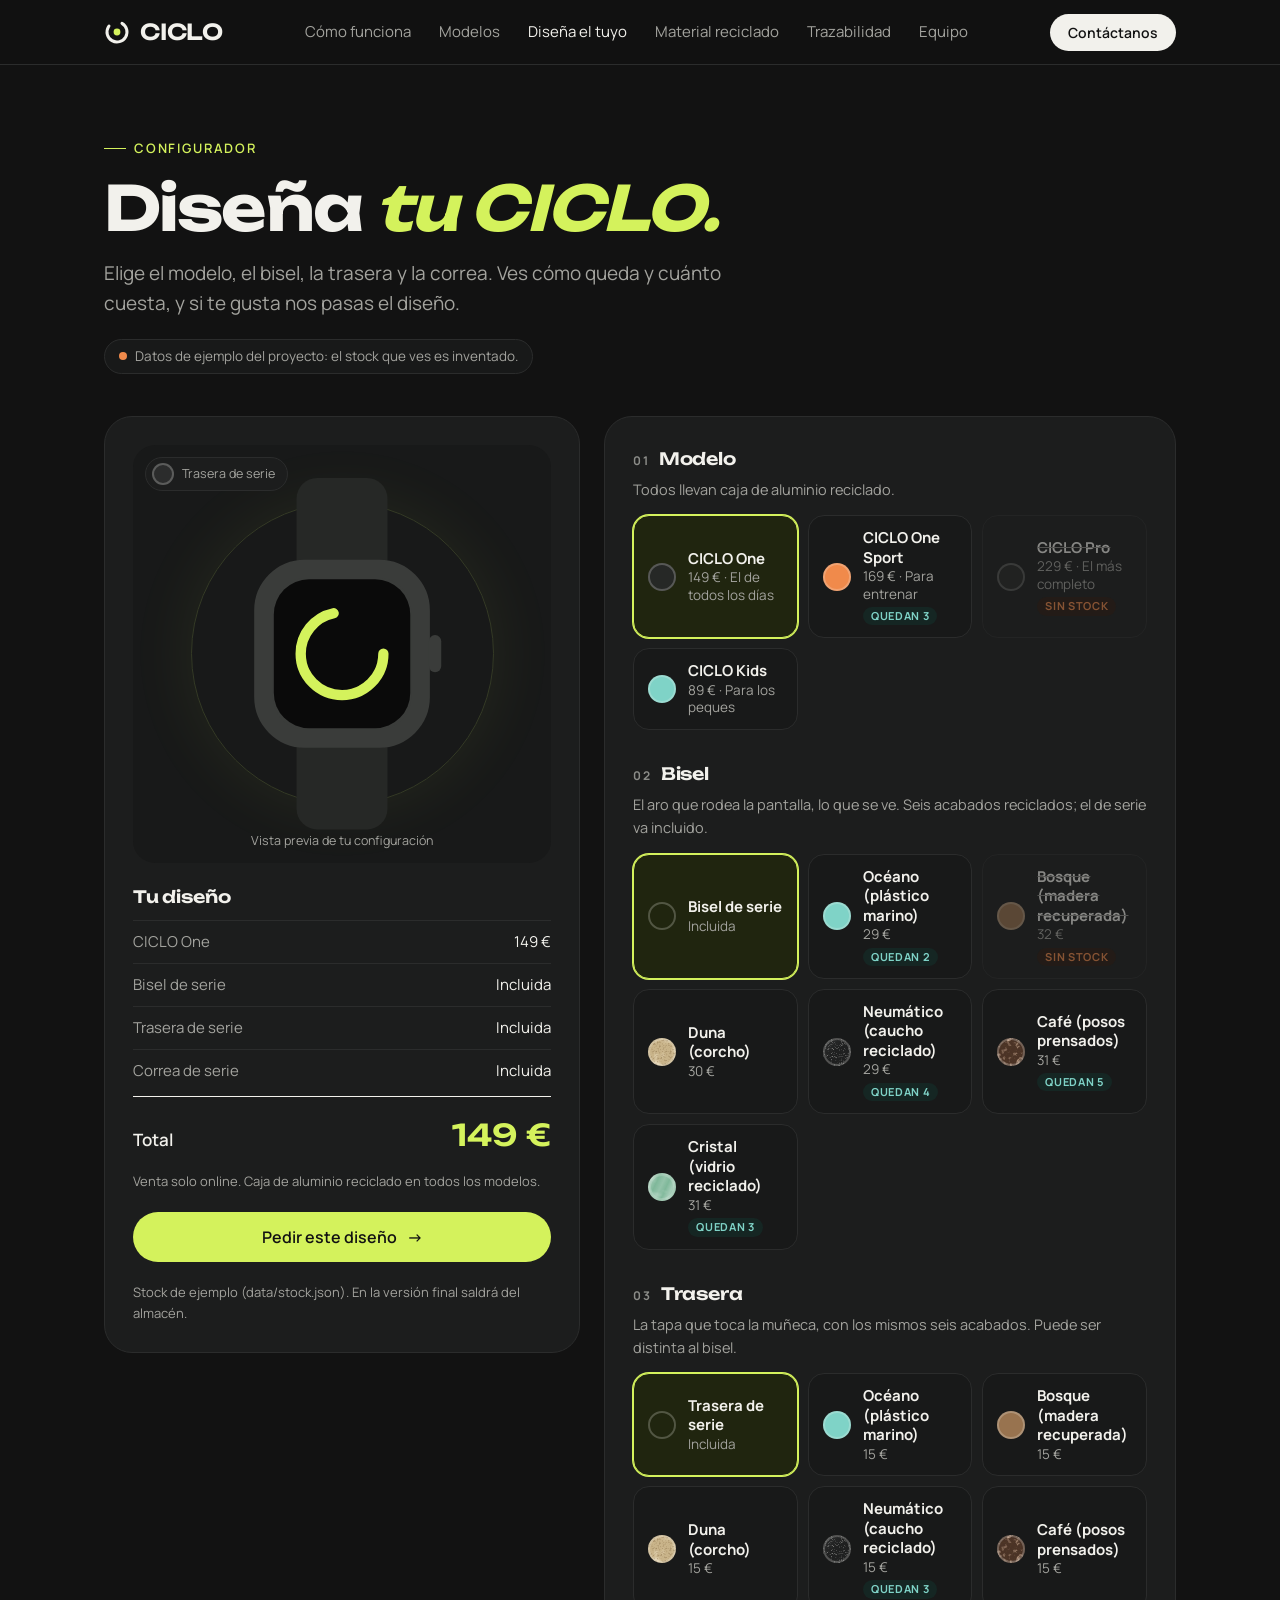
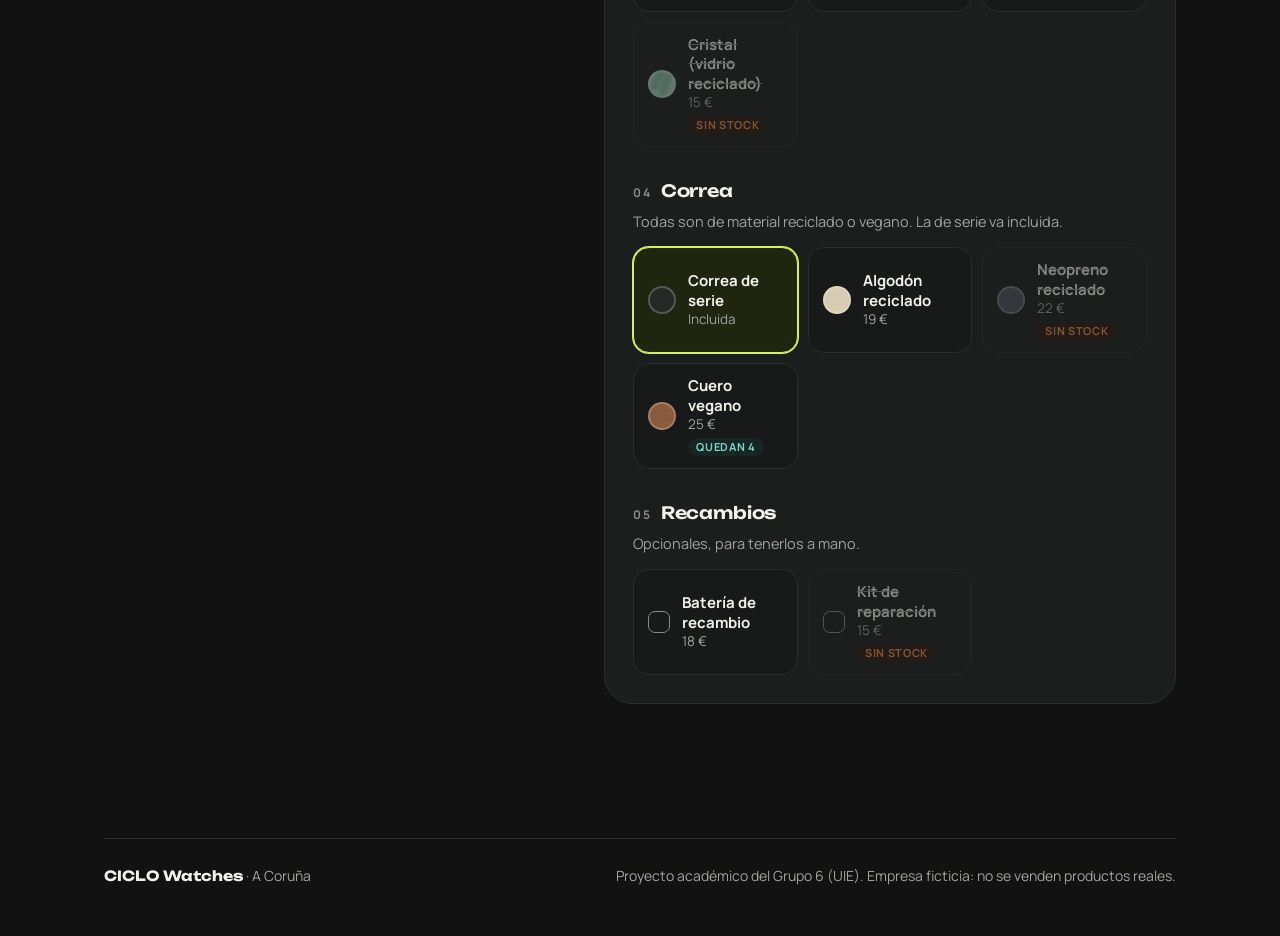
<file: configurador.html>
<!doctype html>
<html lang="es">
<head>
<meta charset="utf-8">
<meta name="viewport" content="width=device-width, initial-scale=1">
<title>Diseña tu CICLO · CICLO Watches</title>
<meta name="description" content="Elige modelo, bisel, trasera y correa, mira cómo queda tu reloj CICLO y pide tu diseño. Datos de ejemplo del proyecto académico.">
<link rel="canonical" href="https://marinascotelomarcos-blip.github.io/ciclo-watches/configurador.html">
<meta name="theme-color" content="#121212">
<meta property="og:type" content="website">
<meta property="og:locale" content="es_ES">
<meta property="og:site_name" content="CICLO Watches">
<meta property="og:title" content="Diseña tu CICLO · CICLO Watches">
<meta property="og:description" content="Elige modelo, bisel, trasera y correa, mira cómo queda tu reloj CICLO y pide tu diseño.">
<meta property="og:url" content="https://marinascotelomarcos-blip.github.io/ciclo-watches/configurador.html">
<meta property="og:image" content="https://marinascotelomarcos-blip.github.io/ciclo-watches/img/og-ciclo.png">
<meta property="og:image:width" content="1200">
<meta property="og:image:height" content="630">
<meta property="og:image:alt" content="Las piezas de un reloj CICLO sobre piedra oscura y el lema «Cambias la pieza, no el reloj»">
<meta name="twitter:card" content="summary_large_image">
<meta name="twitter:title" content="Diseña tu CICLO · CICLO Watches">
<meta name="twitter:description" content="Elige modelo, bisel, trasera y correa, mira cómo queda tu reloj CICLO y pide tu diseño.">
<meta name="twitter:image" content="https://marinascotelomarcos-blip.github.io/ciclo-watches/img/og-ciclo.png">
<link rel="icon" type="image/svg+xml" href="marca/favicon.svg">
<link rel="apple-touch-icon" href="marca/apple-touch-icon.png">
<link rel="preconnect" href="https://fonts.googleapis.com">
<link rel="preconnect" href="https://fonts.gstatic.com" crossorigin>
<link rel="preload" as="style" href="https://fonts.googleapis.com/css2?family=Unbounded:wght@600;700;800&family=Manrope:wght@400;500;600;700&display=swap" onload="this.onload=null;this.rel='stylesheet'">
<noscript><link rel="stylesheet" href="https://fonts.googleapis.com/css2?family=Unbounded:wght@600;700;800&family=Manrope:wght@400;500;600;700&display=swap"></noscript>
<link rel="stylesheet" href="configurador.css">
<link rel="stylesheet" href="css/texturas.css">
</head>
<body>
<a class="skip" href="#contenido">Saltar al contenido</a>

<header>
  <div class="wrap">
    <nav>
      <a class="logo" href="index.html#inicio" aria-label="CICLO Watches, inicio">
        <svg class="logo-mark" viewBox="0 0 26 26" aria-hidden="true"><circle cx="13" cy="13" r="10" fill="none" stroke="var(--ink)" stroke-width="3" stroke-dasharray="48 15" stroke-linecap="round" transform="rotate(-60 13 13)"/><circle cx="13" cy="13" r="3.4" fill="var(--clay)"/></svg>
        CICLO
      </a>
      <button class="menu-btn" type="button" aria-expanded="false" aria-controls="menu-secciones" aria-label="Abrir el menú"><svg width="20" height="20" viewBox="0 0 24 24" fill="none" stroke="currentColor" stroke-width="2.2" stroke-linecap="round" aria-hidden="true"><path d="M4 7h16M4 12h16M4 17h16"/></svg></button>
      <div class="links" id="menu-secciones">
        <a href="index.html#como">Cómo funciona</a>
        <a href="index.html#modelos">Modelos</a>
        <a href="configurador.html" aria-current="page">Diseña el tuyo</a>
        <a href="index.html#origen">Material reciclado</a>
        <a href="trazabilidad.html">Trazabilidad</a>
        <a href="index.html#equipo">Equipo</a>
      </div>
      <a class="btn small" href="index.html#contacto">Contáctanos</a>
    </nav>
  </div>
</header>

<main id="contenido">
  <div class="wrap intro">
    <span class="eyebrow">Configurador</span>
    <h1>Diseña <em>tu CICLO.</em></h1>
    <p class="lead">Elige el modelo, el bisel, la trasera y la correa. Ves cómo queda y cuánto cuesta, y si te gusta nos pasas el diseño.</p>
    <p class="demo" id="aviso-demo">Datos de ejemplo del proyecto: el stock que ves es inventado.</p>
  </div>

  <div class="wrap layout">
    <section class="panel preview" aria-labelledby="t-resumen">
      <div class="stage">
        <svg class="watch" id="reloj" viewBox="0 0 120 170" role="img" aria-label="Vista previa de tu reloj">
                    <rect class="tira" x="38" y="0" width="44" height="52" rx="10"/>
          <rect class="tira" x="38" y="118" width="44" height="52" rx="10"/>
          <rect class="caja" x="18" y="40" width="84" height="90" rx="24"/>
          <rect class="bisel" x="22" y="44" width="76" height="82" rx="20" fill="none" stroke-width="9"/>
          <rect x="27" y="49" width="66" height="72" rx="17" fill="#0A0A0A"/>
          <circle class="anillo" cx="60" cy="85" r="20" fill="none" stroke-width="5" stroke-dasharray="90 40" stroke-linecap="round"/>
          <rect class="corona" x="102" y="76" width="6" height="18" rx="3"/>
        </svg>
        <div class="trasera-chip"><span id="trasera-sw" aria-hidden="true"></span><span id="trasera-nombre">Trasera</span></div>
        <p class="stage-label">Vista previa de tu configuración</p>
      </div>

      <div class="resumen">
        <h2 id="t-resumen">Tu diseño</h2>
        <ul id="lista-resumen"></ul>
        <div class="total"><span>Total</span><b id="total" aria-live="polite">0&nbsp;€</b></div>
        <p class="aviso-envio">Venta solo online. Caja de aluminio reciclado en todos los modelos.</p>
      </div>
      <button class="btn grande" type="button" id="pedir">Pedir este diseño <span aria-hidden="true">→</span></button>
      <p class="nota-stock" id="nota-stock" role="status"></p>
    </section>

    <section class="panel opciones" aria-label="Opciones del reloj">
      <fieldset>
        <legend><span class="n">01</span><h2>Modelo</h2></legend>
        <p class="ayuda">Todos llevan caja de aluminio reciclado.</p>
        <div class="grid" id="g-modelo"></div>
      </fieldset>
      <fieldset>
        <legend><span class="n">02</span><h2>Bisel</h2></legend>
        <p class="ayuda">El aro que rodea la pantalla, lo que se ve. Seis acabados reciclados; el de serie va incluido.</p>
        <div class="grid" id="g-bisel"></div>
      </fieldset>
      <fieldset>
        <legend><span class="n">03</span><h2>Trasera</h2></legend>
        <p class="ayuda">La tapa que toca la muñeca, con los mismos seis acabados. Puede ser distinta al bisel.</p>
        <div class="grid" id="g-trasera"></div>
      </fieldset>
      <fieldset>
        <legend><span class="n">04</span><h2>Correa</h2></legend>
        <p class="ayuda">Todas son de material reciclado o vegano. La de serie va incluida.</p>
        <div class="grid" id="g-correa"></div>
      </fieldset>
      <fieldset>
        <legend><span class="n">05</span><h2>Recambios</h2></legend>
        <p class="ayuda">Opcionales, para tenerlos a mano.</p>
        <div class="grid" id="g-extra"></div>
      </fieldset>
    </section>
  </div>
</main>

<footer>
  <div class="wrap">
    <div class="row">
      <span><b style="color:var(--ink);font-family:var(--serif)">CICLO Watches</b> · A Coruña</span>
      <span>Proyecto académico del Grupo 6 (UIE). Empresa ficticia: no se venden productos reales.</span>
    </div>
  </div>
</footer>

<script src="configurador.js"></script>
</body>
</html>
</file>
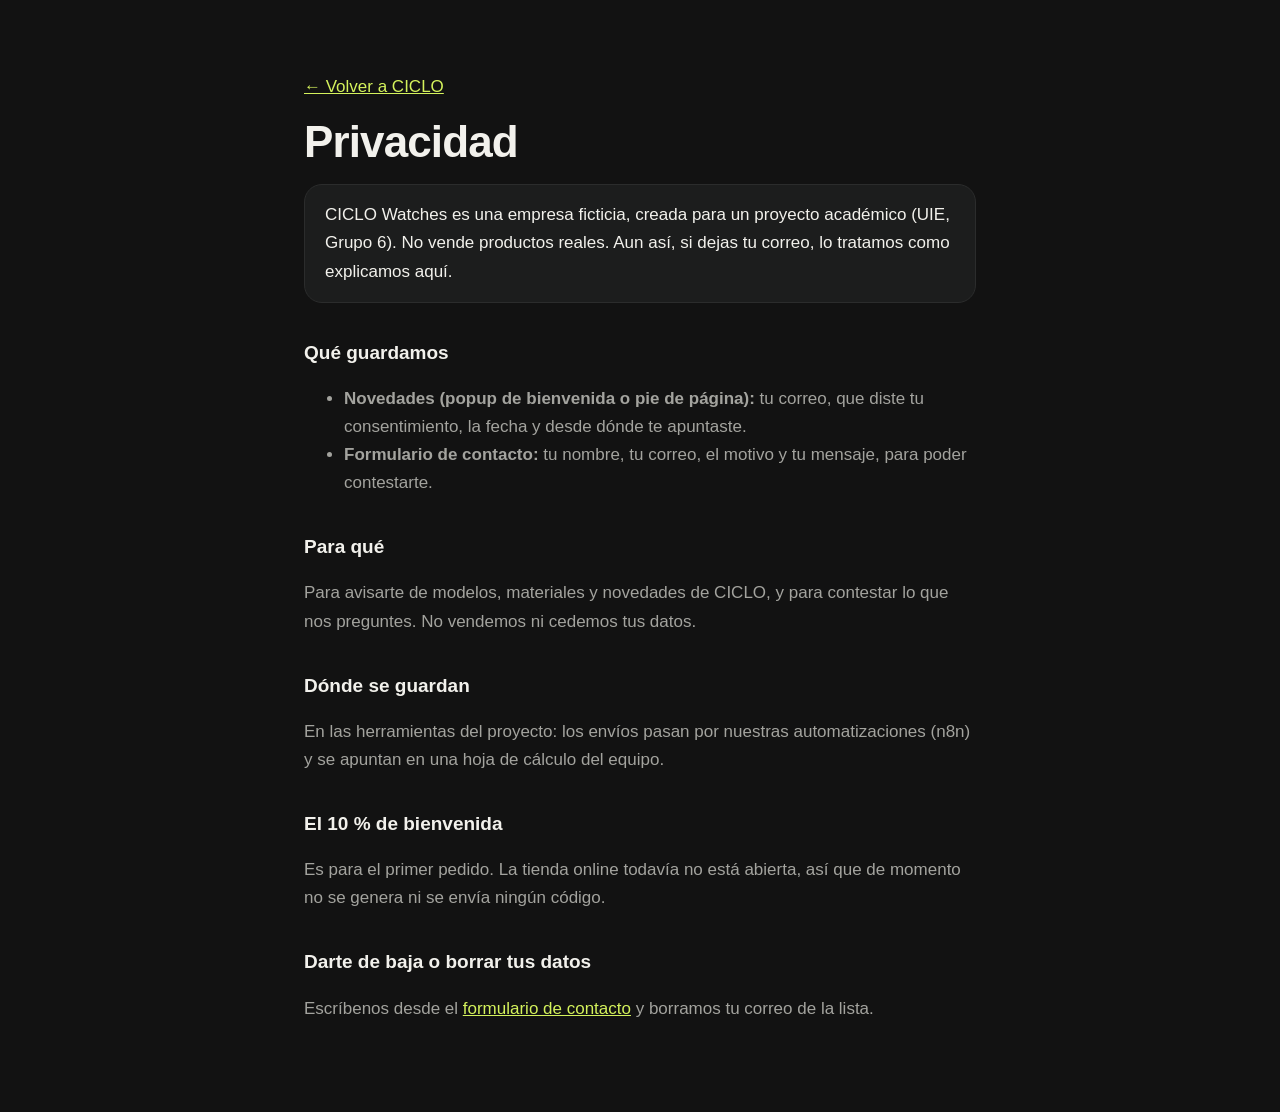
<file: privacidad.html>
<!doctype html>
<html lang="es">
<head>
<meta charset="utf-8">
<meta name="viewport" content="width=device-width, initial-scale=1">
<title>CICLO · Privacidad</title>
<meta name="description" content="Qué datos guarda CICLO Watches cuando te apuntas a las novedades o nos escribes.">
<link rel="canonical" href="https://marinascotelomarcos-blip.github.io/ciclo-watches/privacidad.html">
<meta name="theme-color" content="#121212">
<meta property="og:type" content="website">
<meta property="og:locale" content="es_ES">
<meta property="og:site_name" content="CICLO Watches">
<meta property="og:title" content="CICLO · Privacidad">
<meta property="og:description" content="Qué datos guarda CICLO Watches cuando te apuntas a las novedades o nos escribes.">
<meta property="og:url" content="https://marinascotelomarcos-blip.github.io/ciclo-watches/privacidad.html">
<meta property="og:image" content="https://marinascotelomarcos-blip.github.io/ciclo-watches/img/og-ciclo.png">
<meta property="og:image:width" content="1200">
<meta property="og:image:height" content="630">
<meta property="og:image:alt" content="Las piezas de un reloj CICLO sobre piedra oscura y el lema «Cambias la pieza, no el reloj»">
<meta name="twitter:card" content="summary_large_image">
<meta name="twitter:title" content="CICLO · Privacidad">
<meta name="twitter:description" content="Qué datos guarda CICLO Watches cuando te apuntas a las novedades o nos escribes.">
<meta name="twitter:image" content="https://marinascotelomarcos-blip.github.io/ciclo-watches/img/og-ciclo.png">
<link rel="icon" type="image/svg+xml" href="marca/favicon.svg">
<link rel="apple-touch-icon" href="marca/apple-touch-icon.png">
<style>
  :root{color-scheme:dark;--bg:#121212;--card:#1C1D1D;--hair:#2B2C2C;--ink:#F2F1EC;--soft:#A3A39E;--clay:#D4F25C}
  *{box-sizing:border-box}
  body{margin:0;background:var(--bg);color:var(--ink);font:17px/1.65 "Manrope",-apple-system,BlinkMacSystemFont,"Segoe UI",sans-serif}
  .wrap{max-width:720px;margin:0 auto;padding:56px 24px 72px}
  h1{font:700 clamp(30px,5vw,44px)/1.1 "Unbounded","Arial Black",sans-serif;letter-spacing:-.02em;margin:0 0 18px}
  h2{font-size:19px;margin:34px 0 8px}
  p,li{color:var(--soft)}
  a{color:var(--clay)}
  :focus-visible{outline:2px solid var(--clay);outline-offset:3px}
  .aviso{background:var(--card);border:1px solid var(--hair);border-radius:18px;padding:16px 20px;color:var(--ink)}
  @media (max-width:520px){.wrap{padding:36px 16px 56px}}
</style>
</head>
<body>
<main class="wrap">
  <p><a href="index.html">← Volver a CICLO</a></p>
  <h1>Privacidad</h1>
  <p class="aviso">CICLO Watches es una empresa ficticia, creada para un proyecto académico (UIE, Grupo 6). No vende productos reales. Aun así, si dejas tu correo, lo tratamos como explicamos aquí.</p>

  <h2>Qué guardamos</h2>
  <ul>
    <li><b>Novedades (popup de bienvenida o pie de página):</b> tu correo, que diste tu consentimiento, la fecha y desde dónde te apuntaste.</li>
    <li><b>Formulario de contacto:</b> tu nombre, tu correo, el motivo y tu mensaje, para poder contestarte.</li>
  </ul>

  <h2>Para qué</h2>
  <p>Para avisarte de modelos, materiales y novedades de CICLO, y para contestar lo que nos preguntes. No vendemos ni cedemos tus datos.</p>

  <h2>Dónde se guardan</h2>
  <p>En las herramientas del proyecto: los envíos pasan por nuestras automatizaciones (n8n) y se apuntan en una hoja de cálculo del equipo.</p>

  <h2>El 10 % de bienvenida</h2>
  <p>Es para el primer pedido. La tienda online todavía no está abierta, así que de momento no se genera ni se envía ningún código.</p>

  <h2>Darte de baja o borrar tus datos</h2>
  <p>Escríbenos desde el <a href="index.html#contacto">formulario de contacto</a> y borramos tu correo de la lista.</p>
</main>
</body>
</html>
</file>
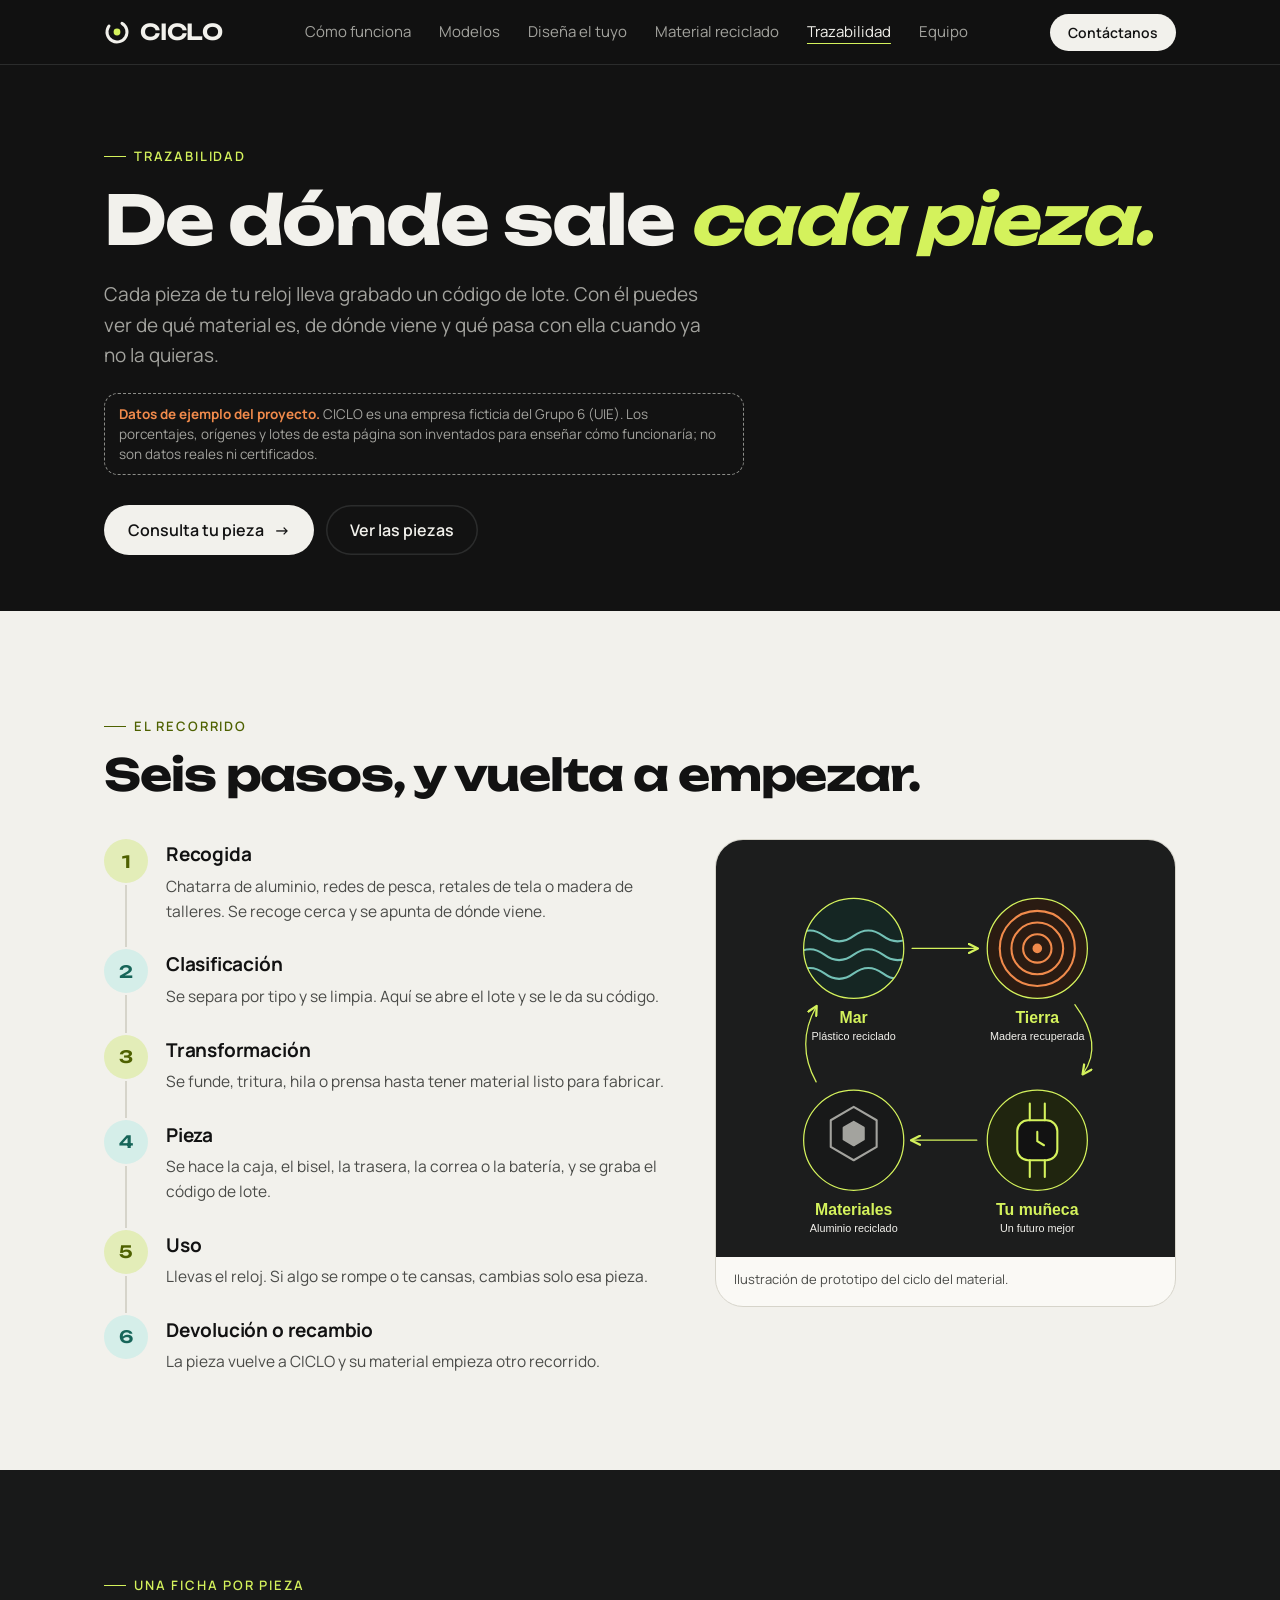
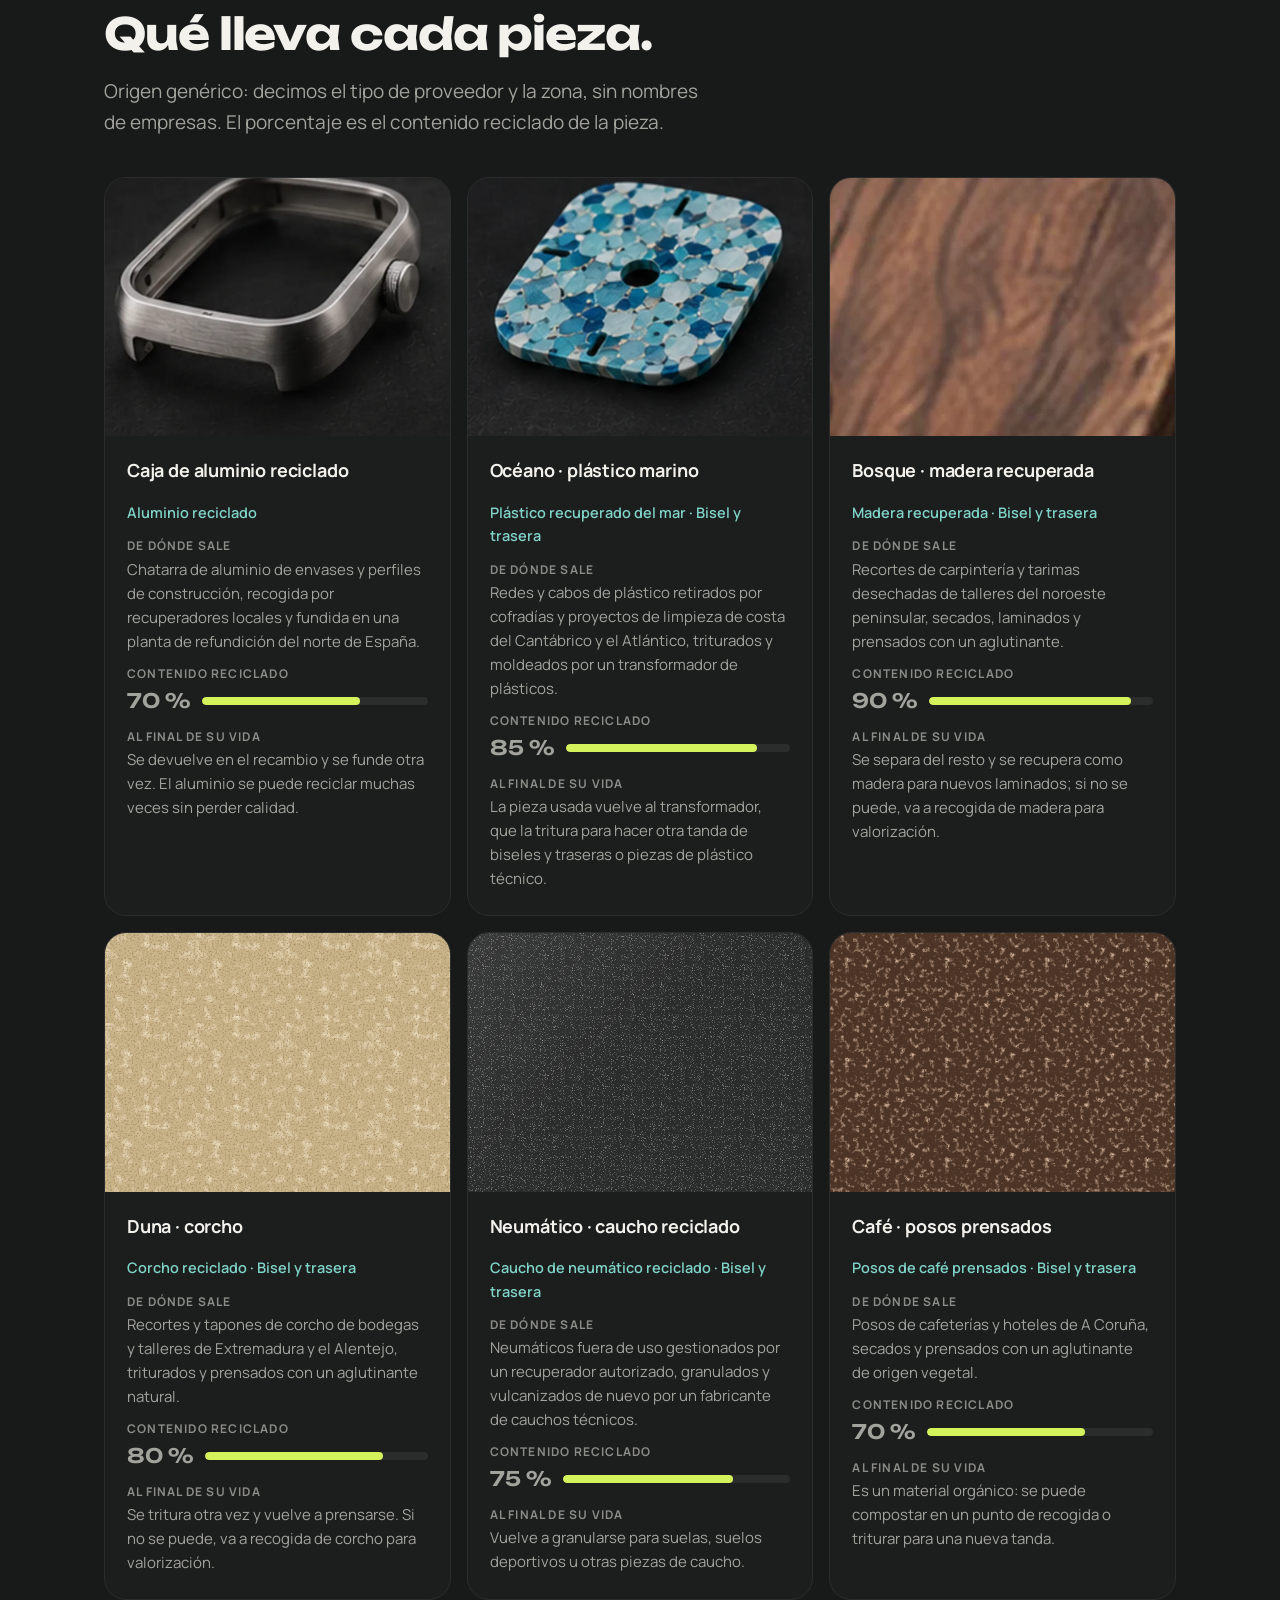
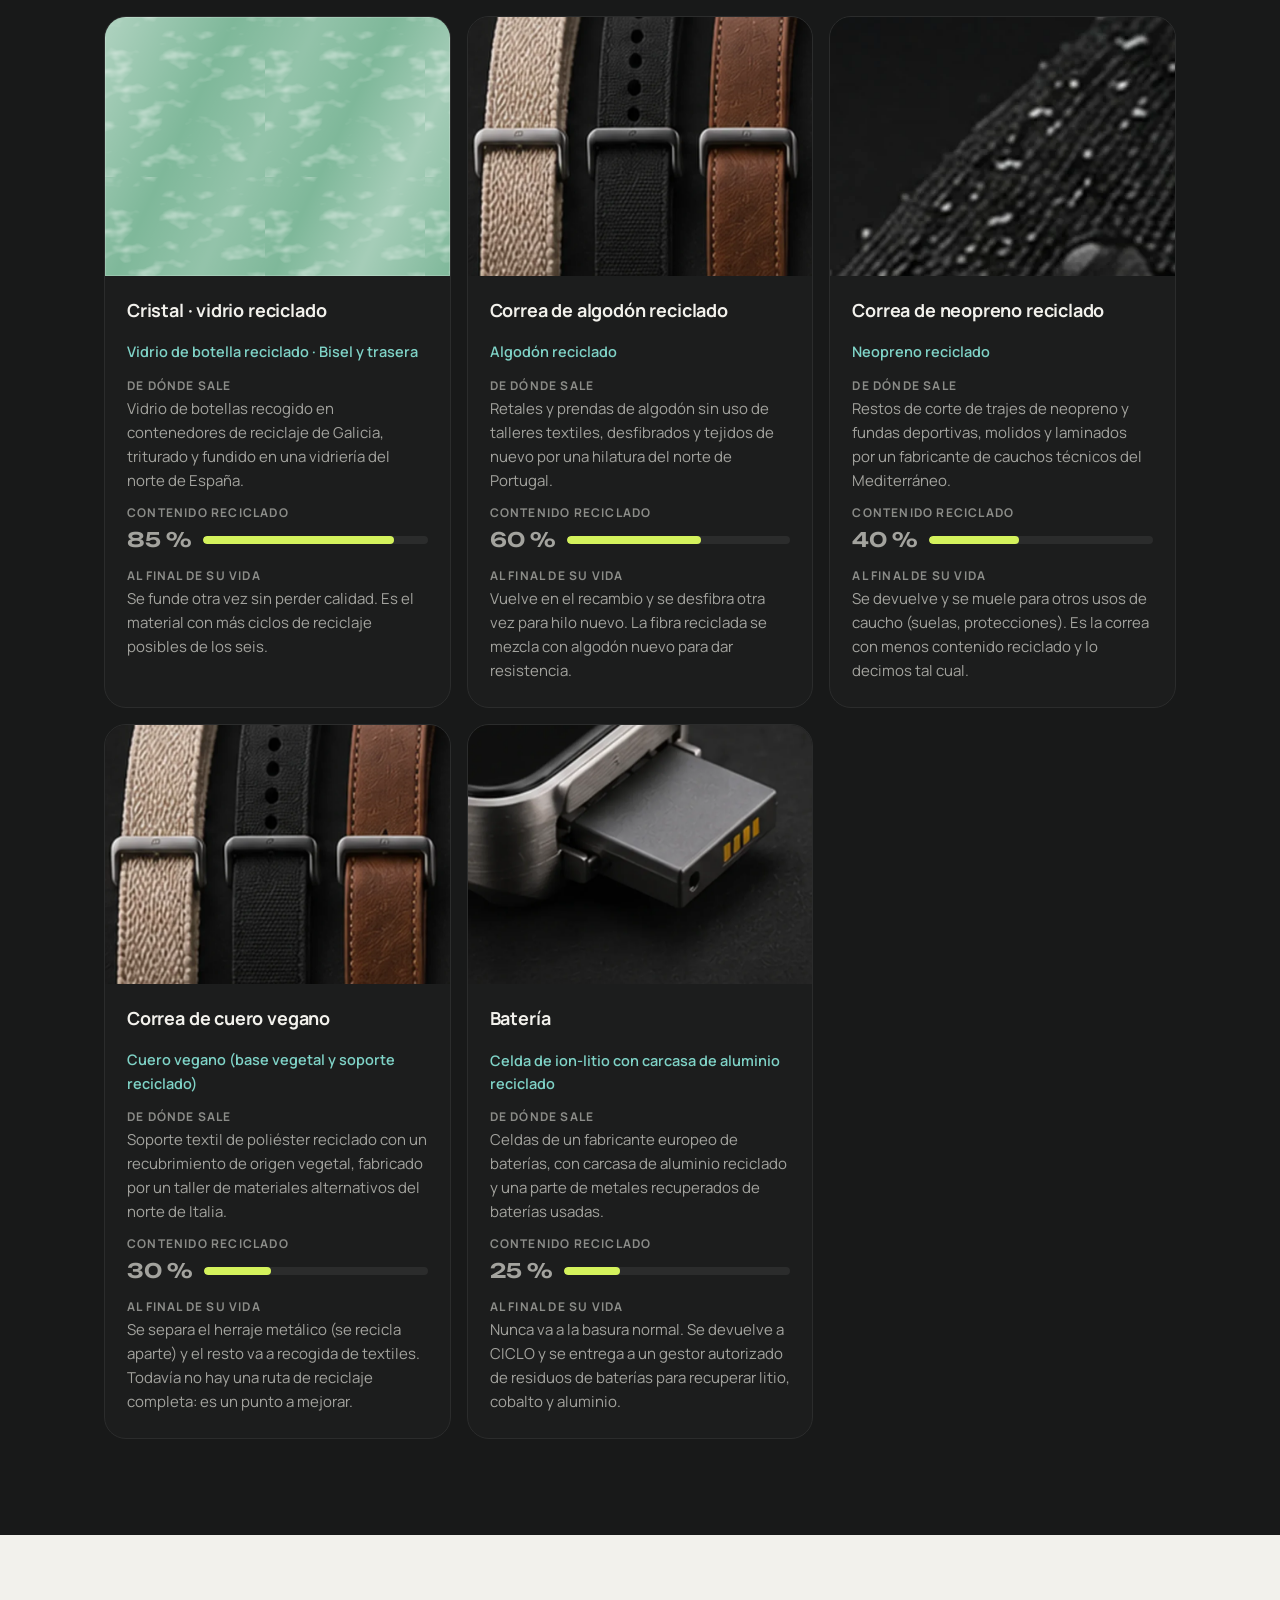
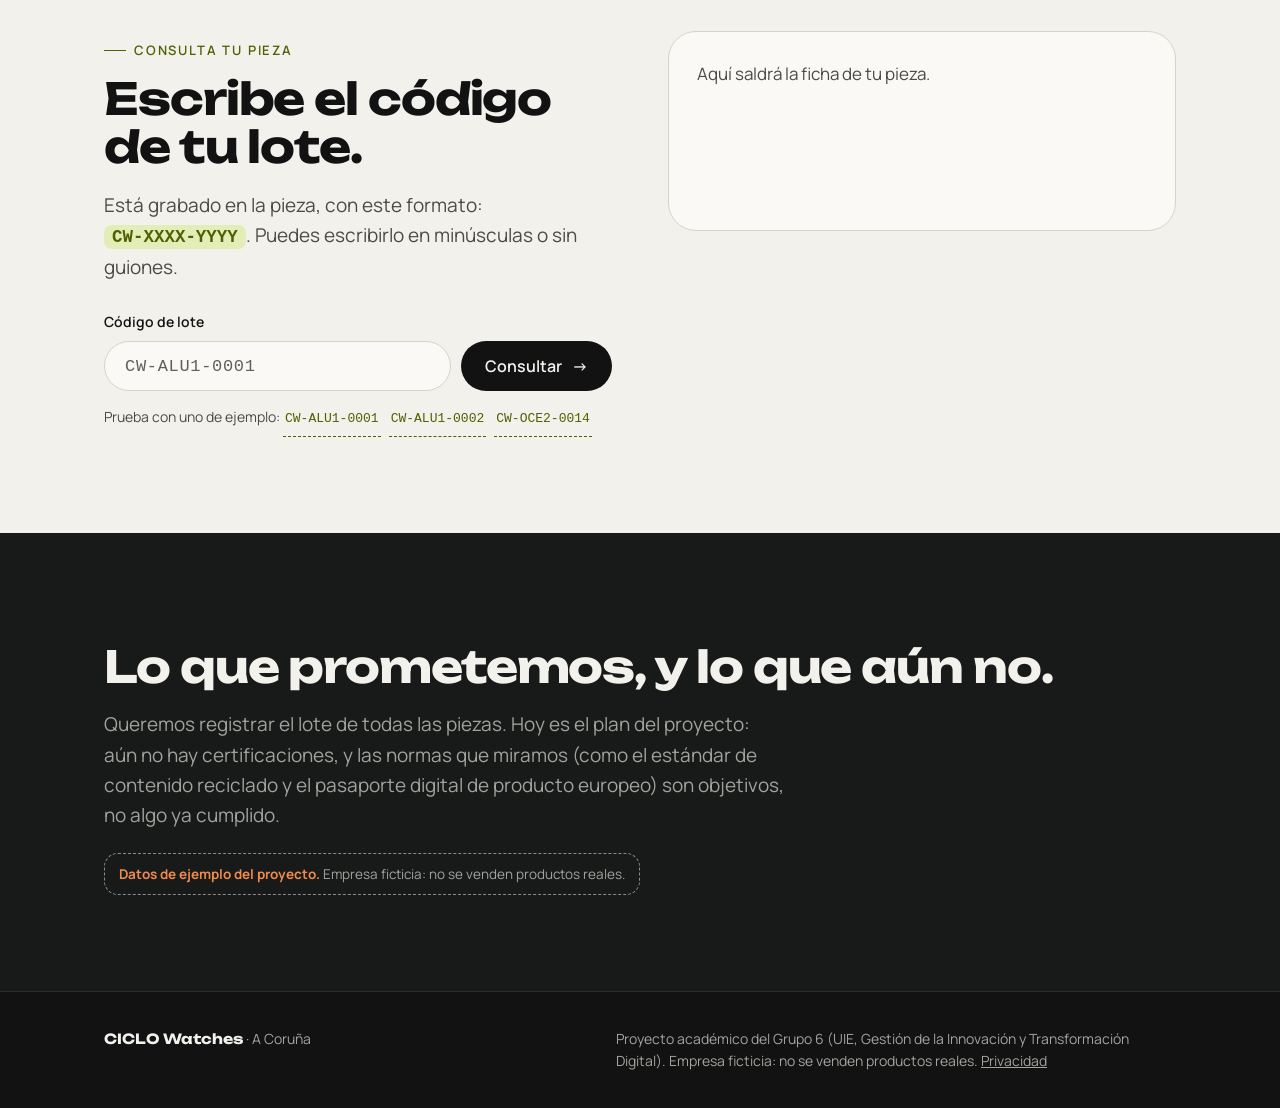
<file: trazabilidad.html>
<!doctype html>
<html lang="es">
<head>
<meta charset="utf-8">
<meta name="viewport" content="width=device-width, initial-scale=1">
<title>Trazabilidad del material · CICLO Watches</title>
<meta name="description" content="De dónde sale cada pieza de tu reloj CICLO: caja, bisel, trasera, correa y batería, con una ficha por material y consulta por código de lote.">
<link rel="canonical" href="https://marinascotelomarcos-blip.github.io/ciclo-watches/trazabilidad.html">
<meta name="theme-color" content="#121212">
<meta property="og:type" content="website">
<meta property="og:locale" content="es_ES">
<meta property="og:site_name" content="CICLO Watches">
<meta property="og:title" content="Trazabilidad del material · CICLO Watches">
<meta property="og:description" content="De dónde sale cada pieza de tu reloj CICLO: caja, bisel, trasera, correa y batería, con una ficha por material y consulta por código de lote.">
<meta property="og:url" content="https://marinascotelomarcos-blip.github.io/ciclo-watches/trazabilidad.html">
<meta property="og:image" content="https://marinascotelomarcos-blip.github.io/ciclo-watches/img/og-ciclo.png">
<meta property="og:image:width" content="1200">
<meta property="og:image:height" content="630">
<meta property="og:image:alt" content="Las piezas de un reloj CICLO sobre piedra oscura y el lema «Cambias la pieza, no el reloj»">
<meta name="twitter:card" content="summary_large_image">
<meta name="twitter:title" content="Trazabilidad del material · CICLO Watches">
<meta name="twitter:description" content="De dónde sale cada pieza de tu reloj CICLO: caja, bisel, trasera, correa y batería, con una ficha por material y consulta por código de lote.">
<meta name="twitter:image" content="https://marinascotelomarcos-blip.github.io/ciclo-watches/img/og-ciclo.png">
<link rel="icon" type="image/svg+xml" href="marca/favicon.svg">
<link rel="apple-touch-icon" href="marca/apple-touch-icon.png">
<link rel="preconnect" href="https://fonts.googleapis.com">
<link rel="preconnect" href="https://fonts.gstatic.com" crossorigin>
<link rel="preload" as="style" href="https://fonts.googleapis.com/css2?family=Unbounded:wght@600;700;800&family=Manrope:wght@400;500;600;700&display=swap" onload="this.onload=null;this.rel='stylesheet'">
<noscript><link rel="stylesheet" href="https://fonts.googleapis.com/css2?family=Unbounded:wght@600;700;800&family=Manrope:wght@400;500;600;700&display=swap"></noscript>
<link rel="stylesheet" href="css/trazabilidad.css">
<link rel="stylesheet" href="css/texturas.css">
</head>
<body>
<a class="skip" href="#contenido">Saltar al contenido</a>

<header>
  <div class="wrap">
    <nav aria-label="Principal">
      <a class="logo" href="index.html" aria-label="CICLO Watches, inicio">
        <svg class="logo-mark" viewBox="0 0 26 26" aria-hidden="true"><circle cx="13" cy="13" r="10" fill="none" stroke="var(--ink)" stroke-width="3" stroke-dasharray="48 15" stroke-linecap="round" transform="rotate(-60 13 13)"/><circle cx="13" cy="13" r="3.4" fill="var(--clay)"/></svg>
        CICLO
      </a>
      <button class="menu-btn" type="button" aria-expanded="false" aria-controls="menu-secciones" aria-label="Abrir el menú"><svg width="20" height="20" viewBox="0 0 24 24" fill="none" stroke="currentColor" stroke-width="2.2" stroke-linecap="round" aria-hidden="true"><path d="M4 7h16M4 12h16M4 17h16"/></svg></button>
      <div class="links" id="menu-secciones">
        <a href="index.html#como">Cómo funciona</a>
        <a href="index.html#modelos">Modelos</a>
        <a href="configurador.html">Diseña el tuyo</a>
        <a href="index.html#origen">Material reciclado</a>
        <a href="trazabilidad.html" aria-current="page">Trazabilidad</a>
        <a href="index.html#equipo">Equipo</a>
      </div>
      <a class="btn small" href="index.html#contacto">Contáctanos</a>
    </nav>
  </div>
</header>

<main id="contenido">
  <section class="intro">
    <div class="wrap">
      <span class="eyebrow">Trazabilidad</span>
      <h1>De dónde sale <em>cada pieza.</em></h1>
      <p class="lead">Cada pieza de tu reloj lleva grabado un código de lote. Con él puedes ver de qué material es, de dónde viene y qué pasa con ella cuando ya no la quieras.</p>
      <p class="demo-note" role="note"><b>Datos de ejemplo del proyecto.</b> CICLO es una empresa ficticia del Grupo 6 (UIE). Los porcentajes, orígenes y lotes de esta página son inventados para enseñar cómo funcionaría; no son datos reales ni certificados.</p>
      <div class="ctas"><a class="btn" href="#consulta">Consulta tu pieza <span class="arrow">→</span></a><a class="btn light" href="#piezas">Ver las piezas</a></div>
    </div>
  </section>

  <section id="recorrido" class="claro" aria-labelledby="t-recorrido">
    <div class="wrap">
      <span class="eyebrow">El recorrido</span>
      <h2 id="t-recorrido">Seis pasos, y vuelta a empezar.</h2>
      <div class="path-grid">
        <ol class="path">
          <li><span class="dot">1</span><div><h3>Recogida</h3><p>Chatarra de aluminio, redes de pesca, retales de tela o madera de talleres. Se recoge cerca y se apunta de dónde viene.</p></div></li>
          <li><span class="dot">2</span><div><h3>Clasificación</h3><p>Se separa por tipo y se limpia. Aquí se abre el lote y se le da su código.</p></div></li>
          <li><span class="dot">3</span><div><h3>Transformación</h3><p>Se funde, tritura, hila o prensa hasta tener material listo para fabricar.</p></div></li>
          <li><span class="dot">4</span><div><h3>Pieza</h3><p>Se hace la caja, el bisel, la trasera, la correa o la batería, y se graba el código de lote.</p></div></li>
          <li><span class="dot">5</span><div><h3>Uso</h3><p>Llevas el reloj. Si algo se rompe o te cansas, cambias solo esa pieza.</p></div></li>
          <li><span class="dot">6</span><div><h3>Devolución o recambio</h3><p>La pieza vuelve a CICLO y su material empieza otro recorrido.</p></div></li>
        </ol>
        <figure class="b4">
          <img src="img/recursos/B4-ciclo-material.svg" alt="Ilustración del ciclo del material: mar (plástico reciclado), tierra (madera recuperada), materiales (aluminio reciclado) y tu muñeca" width="1100" height="1000" loading="lazy" decoding="async">
          <figcaption>Ilustración de prototipo del ciclo del material.</figcaption>
        </figure>
      </div>
    </div>
  </section>

  <section id="piezas" class="alt" aria-labelledby="t-piezas">
    <div class="wrap">
      <span class="eyebrow">Una ficha por pieza</span>
      <h2 id="t-piezas">Qué lleva cada pieza.</h2>
      <p class="lead">Origen genérico: decimos el tipo de proveedor y la zona, sin nombres de empresas. El porcentaje es el contenido reciclado de la pieza.</p>
      <div id="fichas" class="fichas" aria-live="polite"><p class="cargando">Cargando las fichas…</p></div>
    </div>
  </section>

  <section id="consulta" class="claro" aria-labelledby="t-consulta">
    <div class="wrap consulta">
      <div>
        <span class="eyebrow">Consulta tu pieza</span>
        <h2 id="t-consulta">Escribe el código de tu lote.</h2>
        <p class="lead">Está grabado en la pieza, con este formato: <b class="code">CW-XXXX-YYYY</b>. Puedes escribirlo en minúsculas o sin guiones.</p>
        <form id="form-lote" novalidate>
          <label for="codigo">Código de lote</label>
          <div class="row">
            <input id="codigo" name="codigo" type="text" inputmode="text" autocomplete="off" autocapitalize="characters" spellcheck="false" placeholder="CW-ALU1-0001" aria-describedby="ayuda-codigo">
            <button class="btn" type="submit">Consultar <span class="arrow">→</span></button>
          </div>
          <p id="ayuda-codigo" class="help">Prueba con uno de ejemplo:
            <span id="ejemplos"></span>
          </p>
        </form>
      </div>
      <div id="resultado" class="resultado" role="status" aria-live="polite" tabindex="-1">
        <p class="vacio">Aquí saldrá la ficha de tu pieza.</p>
      </div>
    </div>
  </section>

  <section class="alt cierre">
    <div class="wrap">
      <h2>Lo que prometemos, y lo que aún no.</h2>
      <p class="lead">Queremos registrar el lote de todas las piezas. Hoy es el plan del proyecto: aún no hay certificaciones, y las normas que miramos (como el estándar de contenido reciclado y el pasaporte digital de producto europeo) son objetivos, no algo ya cumplido.</p>
      <p class="demo-note" role="note"><b>Datos de ejemplo del proyecto.</b> Empresa ficticia: no se venden productos reales.</p>
    </div>
  </section>
</main>

<footer>
  <div class="wrap">
    <div class="row">
      <span><b class="serif" style="color:var(--ink)">CICLO Watches</b> · A Coruña</span>
      <span>Proyecto académico del Grupo 6 (UIE, Gestión de la Innovación y Transformación Digital). Empresa ficticia: no se venden productos reales. <a href="privacidad.html">Privacidad</a></span>
    </div>
  </div>
</footer>

<script src="js/trazabilidad.js"></script>
</body>
</html>
</file>
<file: css/texturas.css>
/* CICLO · texturas provisionales de los acabados (SVG en línea, sin imágenes).
   Se aplican con data-tx="duna|neumatico|cafe|cristal" sobre cualquier muestra.
   Cuando haya fotos reales: quitar el data-tx (o borrar este archivo) y poner la foto como background-image. */
[data-tx]{background-blend-mode:normal}

/* Duna · corcho: gránulos claros y oscuros sobre arena */
[data-tx="duna"]{background-color:#C9B48A;background-image:
  url("data:image/svg+xml,%3Csvg xmlns='http://www.w3.org/2000/svg' width='140' height='140'%3E%3Cfilter id='g' x='0' y='0' width='100%25' height='100%25'%3E%3CfeTurbulence type='fractalNoise' baseFrequency='.55' numOctaves='2' seed='4'/%3E%3CfeColorMatrix values='0 0 0 0 .36  0 0 0 0 .25  0 0 0 0 .12  0 0 0 -2.4 1.25'/%3E%3C/filter%3E%3Crect width='100%25' height='100%25' filter='url(%23g)'/%3E%3C/svg%3E"),
  url("data:image/svg+xml,%3Csvg xmlns='http://www.w3.org/2000/svg' width='90' height='90'%3E%3Cfilter id='g' x='0' y='0' width='100%25' height='100%25'%3E%3CfeTurbulence type='fractalNoise' baseFrequency='.11' numOctaves='2' seed='9'/%3E%3CfeColorMatrix values='0 0 0 0 .95  0 0 0 0 .86  0 0 0 0 .66  0 0 0 -2 .95'/%3E%3C/filter%3E%3Crect width='100%25' height='100%25' filter='url(%23g)'/%3E%3C/svg%3E");
  background-size:140px 140px,90px 90px}

/* Neumático · caucho: grano fino casi negro, con un destello suave */
[data-tx="neumatico"]{background-color:#1F2020;background-image:
  linear-gradient(135deg,rgba(255,255,255,.07),transparent 45%),
  url("data:image/svg+xml,%3Csvg xmlns='http://www.w3.org/2000/svg' width='120' height='120'%3E%3Cfilter id='g' x='0' y='0' width='100%25' height='100%25'%3E%3CfeTurbulence type='fractalNoise' baseFrequency='1.1' numOctaves='2' seed='2'/%3E%3CfeColorMatrix values='0 0 0 0 .75  0 0 0 0 .75  0 0 0 0 .72  0 0 0 -1.8 .8'/%3E%3C/filter%3E%3Crect width='100%25' height='100%25' filter='url(%23g)'/%3E%3C/svg%3E");
  background-size:auto,120px 120px}

/* Café · posos prensados: motas oscuras y rojizas sobre marrón */
[data-tx="cafe"]{background-color:#4B3326;background-image:
  url("data:image/svg+xml,%3Csvg xmlns='http://www.w3.org/2000/svg' width='130' height='130'%3E%3Cfilter id='g' x='0' y='0' width='100%25' height='100%25'%3E%3CfeTurbulence type='fractalNoise' baseFrequency='.7' numOctaves='3' seed='7'/%3E%3CfeColorMatrix values='0 0 0 0 .08  0 0 0 0 .04  0 0 0 0 .02  0 0 0 -3.4 1.7'/%3E%3C/filter%3E%3Crect width='100%25' height='100%25' filter='url(%23g)'/%3E%3C/svg%3E"),
  url("data:image/svg+xml,%3Csvg xmlns='http://www.w3.org/2000/svg' width='100' height='100'%3E%3Cfilter id='g' x='0' y='0' width='100%25' height='100%25'%3E%3CfeTurbulence type='fractalNoise' baseFrequency='.2' numOctaves='2' seed='3'/%3E%3CfeColorMatrix values='0 0 0 0 .62  0 0 0 0 .42  0 0 0 0 .3  0 0 0 -3 1.45'/%3E%3C/filter%3E%3Crect width='100%25' height='100%25' filter='url(%23g)'/%3E%3C/svg%3E");
  background-size:130px 130px,100px 100px}

/* Cristal · vidrio translúcido: brillos diagonales y trozos más claros */
[data-tx="cristal"]{background-color:#7FB89A;background-image:
  linear-gradient(115deg,rgba(255,255,255,.38) 0,rgba(255,255,255,0) 28%,rgba(255,255,255,.16) 46%,rgba(255,255,255,0) 62%,rgba(255,255,255,.3) 80%,rgba(255,255,255,0) 100%),
  url("data:image/svg+xml,%3Csvg xmlns='http://www.w3.org/2000/svg' width='160' height='160'%3E%3Cfilter id='g' x='0' y='0' width='100%25' height='100%25'%3E%3CfeTurbulence type='fractalNoise' baseFrequency='.035 .06' numOctaves='3' seed='5'/%3E%3CfeColorMatrix values='0 0 0 0 1  0 0 0 0 1  0 0 0 0 1  0 0 0 -2.6 1.15'/%3E%3C/filter%3E%3Crect width='100%25' height='100%25' filter='url(%23g)' opacity='.55'/%3E%3C/svg%3E");
  background-size:auto,160px 160px;box-shadow:inset 0 0 0 1px rgba(255,255,255,.18)}
</file>
<file: cita.css>
/* Selector de cita de reparación (cita.js). Usa los colores y la tipografía de la web. */
.cita{width:min(640px,calc(100vw - 24px));max-height:calc(100dvh - 24px);overflow:auto;padding:0;border:1px solid var(--hair);border-radius:26px;background:var(--card);color:var(--ink);box-shadow:0 30px 80px rgba(0,0,0,.6)}
.cita::backdrop{background:rgba(8,8,8,.6)}
.cita[open]{animation:dlg-in .25s cubic-bezier(.2,.8,.2,1)}
.cita-form{display:grid;gap:18px;padding:30px 24px 24px;position:relative}
.cita-form h2{font-size:clamp(24px,6vw,32px);margin:4px 0 0;padding-right:44px}
.cita-form .dlg-texto{margin:0}
.cita-x{position:absolute;top:12px;right:12px;width:44px;height:44px;border-radius:50%;border:0;background:none;color:var(--ink-soft);font-size:26px;line-height:1;cursor:pointer}
.cita-x:hover{background:var(--wash);color:var(--ink)}
.cita fieldset{border:0;margin:0;padding:0;display:grid;gap:10px;min-width:0}
.cita legend{padding:0;font-size:13.5px;font-weight:600;color:var(--ink-soft);margin-bottom:10px}
.cita-dias{display:grid;grid-template-columns:repeat(5,minmax(0,1fr));gap:8px}
.cita-semana{grid-column:1/-1;font-size:12.5px;color:var(--ink-grey);margin:6px 0 0}
.cita-semana:first-child{margin-top:0}
.cita-dia,.cita-hueco{font:inherit;color:var(--ink);background:var(--bg);border:1px solid var(--hair);border-radius:14px;cursor:pointer;min-height:48px;transition:background .15s,border-color .15s}
.cita-dia{display:grid;justify-items:center;gap:0;padding:6px 4px;line-height:1.2}
.cita-dia small{font-size:11.5px;color:var(--ink-soft);text-transform:uppercase;letter-spacing:.04em}
.cita-dia b{font-size:18px}
.cita-dia:hover,.cita-hueco:hover{border-color:var(--ink-grey)}
.cita-dia[aria-pressed="true"],.cita-hueco[aria-pressed="true"]{background:var(--clay);border-color:var(--clay);color:#121212}
.cita-dia[aria-pressed="true"] small{color:#121212}
.cita-huecos{display:grid;grid-template-columns:repeat(auto-fill,minmax(84px,1fr));gap:8px}
.cita-hueco{font-size:15.5px;font-weight:600;padding:10px 8px}
.cita-franja{grid-column:1/-1;font-size:12.5px;color:var(--ink-grey);margin:4px 0 0}
.cita-elegida{margin:0;font-size:15px;color:var(--clay);min-height:1.4em}
.cita-form label{display:grid;gap:6px;font-size:13.5px;font-weight:600;color:var(--ink-soft)}
.cita-form .campo input,.cita-form .campo select,.cita-form .campo textarea{background:var(--bg);border:1px solid var(--hair);color:var(--ink);border-radius:14px;padding:12px 14px;font:inherit;font-size:16px;width:100%;resize:vertical}
.cita-form .campo input:focus,.cita-form .campo select:focus,.cita-form .campo textarea:focus{outline:2px solid var(--clay);outline-offset:1px}
.cita-form .row2{display:grid;grid-template-columns:1fr 1fr;gap:14px}
.cita-form label.ok-legal{display:flex;font-weight:400}
.cita-form .btn{justify-content:center}
.cita-form .btn[disabled]{opacity:.6;cursor:wait}
.cita-nota{min-height:1.4em;margin:0;font-size:14.5px;color:var(--clay)}
.cita-nota.error{color:var(--orange)}
.cita-hecho{padding:36px 24px 28px;display:grid;gap:14px}
.cita-hecho h2{margin:0;font-size:clamp(24px,6vw,32px);padding-right:44px}
.cita-hecho p{margin:0;color:var(--ink-soft)}
@media (max-width:520px){.cita-form .row2{grid-template-columns:1fr}.cita-form{padding:26px 16px 20px}}
@media (prefers-reduced-motion:reduce){.cita[open]{animation:none}.cita-dia,.cita-hueco{transition:none}}
.cita [hidden]{display:none!important}
</file>
<file: configurador.css>
/* CICLO · configurador. Mismas variables y fuentes que index.html */
:root{
  color-scheme:dark;
  --bg:#121212; --wash:#181919; --card:#1C1D1D;
  --ink:#F2F1EC; --ink-soft:#A3A39E; --ink-grey:#8B8C88; --hair:#2B2C2C;
  --clay:#D4F25C; --clay-wash:#20250F; --moss:#7FD3C7; --moss-wash:#152623;
  --orange:#F08A4B;
  --serif:"Unbounded","Arial Black",sans-serif;
  --sans:"Manrope",-apple-system,BlinkMacSystemFont,"Segoe UI",sans-serif;
  --radius:22px;
}
*{box-sizing:border-box}
html{scroll-behavior:smooth}
body{margin:0;background:var(--bg);color:var(--ink);font:17px/1.6 var(--sans);-webkit-font-smoothing:antialiased;overflow-x:hidden}
a{color:inherit}
img,svg{display:block}
.wrap{max-width:1120px;margin:0 auto;padding:0 24px}
em{font-style:italic;color:var(--clay)}
:focus-visible{outline:2px solid var(--clay);outline-offset:3px}
.skip{position:absolute;left:12px;top:-60px;background:var(--ink);color:var(--bg);padding:10px 16px;border-radius:999px;z-index:30;text-decoration:none;font-weight:600}.skip:focus{top:10px}
.sr{position:absolute;width:1px;height:1px;overflow:hidden;clip:rect(0 0 0 0);white-space:nowrap}

header{position:sticky;top:0;z-index:10;background:color-mix(in srgb,var(--bg) 86%,transparent);backdrop-filter:saturate(1.4) blur(12px);border-bottom:1px solid var(--hair)}
nav{display:flex;align-items:center;justify-content:space-between;height:64px;gap:20px}
.logo{display:flex;align-items:center;gap:10px;text-decoration:none;font-family:var(--serif);font-size:22px;font-weight:600;letter-spacing:-.01em}
.logo-mark{width:26px;height:26px}
.links{display:flex;gap:28px;font-size:15px}
.links a{text-decoration:none;color:var(--ink-soft);transition:color .2s}
.links a:hover,.links a[aria-current]{color:var(--ink)}
.menu-btn{display:none;width:44px;height:44px;place-items:center;margin-left:auto;background:none;border:1px solid var(--hair);border-radius:999px;color:var(--ink);cursor:pointer}

.btn{display:inline-flex;align-items:center;justify-content:center;gap:10px;background:var(--ink);color:var(--bg);text-decoration:none;padding:14px 24px;border-radius:999px;font:600 16px var(--sans);border:0;cursor:pointer;transition:transform .2s ease,background .2s}
.btn:hover{transform:translateY(-1px);background:var(--clay)}
.btn.small{padding:9px 18px;font-size:14px}
.btn.grande{width:100%;background:var(--clay);color:#121212}
.btn.grande:hover{background:var(--ink)}

.eyebrow{display:inline-flex;align-items:center;gap:8px;font-size:13px;font-weight:600;letter-spacing:.14em;text-transform:uppercase;color:var(--clay)}
.eyebrow::before{content:"";width:22px;height:1.5px;background:currentColor}
h1{font-family:var(--serif);font-weight:700;font-size:clamp(34px,5.2vw,62px);line-height:1.05;letter-spacing:-.03em;margin:16px 0 18px}
h2{font-family:var(--serif);font-weight:600;font-size:17px;letter-spacing:-.01em;margin:0}
.lead{font-size:19px;color:var(--ink-soft);max-width:620px;margin:0}

.intro{padding-top:64px;padding-bottom:28px}
.demo{display:inline-flex;align-items:center;gap:8px;margin-top:20px;font-size:13.5px;color:var(--ink-soft);background:var(--wash);border:1px solid var(--hair);border-radius:999px;padding:6px 14px}
.demo::before{content:"";width:8px;height:8px;border-radius:50%;background:var(--orange)}

.layout{display:grid;grid-template-columns:minmax(0,5fr) minmax(0,6fr);gap:24px;align-items:start;padding-bottom:100px}
.panel{background:var(--card);border:1px solid var(--hair);border-radius:28px}
.preview{position:sticky;top:88px;padding:28px;display:grid;gap:20px}
.stage{position:relative;aspect-ratio:1/1;max-height:62vh;width:100%;margin:0 auto;background:var(--wash);border-radius:22px;display:grid;place-items:center;overflow:hidden}
.stage::before{content:"";position:absolute;width:72%;aspect-ratio:1;border:1px solid #343a25;border-radius:50%;box-shadow:0 0 70px #d4f25c12}
.watch{position:relative;height:84%;width:auto;aspect-ratio:120/170;transition:transform .3s}
.watch .tira,.watch .caja,.watch .corona{transition:fill .3s}
.watch .tira{fill:var(--strap)}
.watch .caja{fill:var(--case)}
.watch .corona{fill:var(--case)}
.watch .bisel{stroke:var(--bisel,#3A3C3A);transition:stroke .3s}
.watch .anillo{stroke:var(--hand);transition:stroke .3s}
.trasera-chip{position:absolute;top:12px;left:12px;display:flex;align-items:center;gap:8px;background:var(--card);border:1px solid var(--hair);border-radius:999px;padding:5px 12px 5px 6px;font-size:12.5px;color:var(--ink-soft)}
.trasera-chip #trasera-sw{width:22px;height:22px;border-radius:50%;border:2px solid rgba(242,241,236,.24);transition:background .3s}
.stage-label{position:absolute;bottom:12px;left:0;right:0;text-align:center;font-size:12.5px;color:var(--ink-soft);margin:0}

.resumen h2{margin-bottom:10px}
.resumen ul{list-style:none;margin:0;padding:0}
.resumen li{display:flex;justify-content:space-between;gap:12px;padding:9px 0;border-top:1px solid var(--hair);font-size:15px;color:var(--ink-soft)}
.resumen li span:last-child{white-space:nowrap;color:var(--ink)}
.total{display:flex;justify-content:space-between;align-items:baseline;gap:12px;border-top:1.5px solid var(--ink);margin-top:4px;padding-top:14px}
.total span:first-child{font-weight:600}
.total b{font-family:var(--serif);font-size:30px;font-weight:600;color:var(--clay)}
.aviso-envio{font-size:13px;color:var(--ink-soft);margin:12px 0 0}

.opciones{padding:28px;display:grid;gap:30px}
fieldset{border:0;margin:0;padding:0;min-width:0}
legend{padding:0;margin-bottom:6px;display:flex;align-items:baseline;gap:10px;width:100%}
legend .n{font-size:12px;font-weight:700;letter-spacing:.1em;color:var(--ink-grey)}
.ayuda{margin:0 0 14px;font-size:14.5px;color:var(--ink-soft)}
.grid{display:grid;grid-template-columns:repeat(auto-fill,minmax(160px,1fr));gap:10px}
.op{position:relative;display:block}
.op input{position:absolute;opacity:0;inset:0;width:100%;height:100%;margin:0;cursor:pointer}
.op .tarj{display:flex;gap:12px;align-items:center;height:100%;min-height:64px;padding:12px 14px;background:var(--wash);border:1px solid var(--hair);border-radius:16px;transition:border-color .2s,background .2s}
.op:hover .tarj{border-color:var(--ink-grey)}
.op input:checked + .tarj{border-color:var(--clay);box-shadow:0 0 0 1px var(--clay);background:var(--clay-wash)}
.op input:focus-visible + .tarj{outline:2px solid var(--clay);outline-offset:3px}
.op input:disabled{cursor:not-allowed}
.op input:disabled + .tarj{opacity:.5;background:transparent}
.op input:disabled + .tarj .nombre{text-decoration:line-through;text-decoration-color:var(--ink-grey)}
.sw{flex:0 0 28px;width:28px;height:28px;border-radius:50%;border:2px solid rgba(242,241,236,.24);background:var(--c,#444) center/cover}
.txt{min-width:0;display:grid;gap:1px;line-height:1.3}
.nombre{font-weight:700;font-size:15px}
.precio{font-size:13.5px;color:var(--ink-soft)}
.etq{display:inline-block;margin-top:3px;font-size:11px;font-weight:700;letter-spacing:.06em;text-transform:uppercase;padding:2px 8px;border-radius:999px;justify-self:start}
.etq.sin{background:#2A1B12;color:var(--orange)}
.etq.poco{background:var(--moss-wash);color:var(--moss)}
.check .tarj{min-height:56px}
.check .marca{flex:0 0 22px;width:22px;height:22px;border-radius:7px;border:1.5px solid var(--ink-grey);display:grid;place-items:center;color:transparent;font-size:14px;font-weight:800;line-height:1}
.check input:checked + .tarj .marca{background:var(--clay);border-color:var(--clay);color:#121212}

.nota-stock{margin:0;font-size:13px;color:var(--ink-soft);min-height:1.4em}
.nota-stock.err{color:var(--orange)}
footer{padding:34px 0 48px;color:var(--ink-soft);font-size:14px}
footer .row{display:flex;justify-content:space-between;gap:20px;flex-wrap:wrap;border-top:1px solid var(--hair);padding-top:26px}

@media (prefers-reduced-motion:reduce){html{scroll-behavior:auto}.btn,.watch,.watch *,.op .tarj{transition:none}}
@media (max-width:900px){
  .layout{grid-template-columns:1fr}
  .preview{position:static}
  .stage{max-height:none;max-width:420px}
  .links{display:none}
  .menu-btn{display:grid}
  nav.abierto .links{display:flex;flex-direction:column;gap:0;position:absolute;top:100%;left:0;right:0;background:var(--bg);border-bottom:1px solid var(--hair);padding:6px 24px 14px}
  nav.abierto .links a{padding:12px 0;font-size:17px;color:var(--ink)}
  .intro{padding-top:44px}
}
@media (max-width:520px){
  .wrap{padding:0 16px}
  .preview,.opciones{padding:20px 16px}
  .grid{grid-template-columns:1fr 1fr}
  .op .tarj{padding:10px}
  .sw{flex-basis:24px;width:24px;height:24px}
  .nombre{font-size:14px;overflow-wrap:anywhere}
}
@media (max-width:380px){.grid{grid-template-columns:1fr}}
</file>
<file: css/trazabilidad.css>
/* CICLO Watches · página de trazabilidad. Mismos colores y tipos que index.html */
:root{
  color-scheme:dark;
  --bg:#121212; --wash:#181919; --card:#1C1D1D;
  --ink:#F2F1EC; --ink-soft:#A3A39E; --ink-grey:#8B8C88; --hair:#2B2C2C;
  --clay:#D4F25C; --clay-t:var(--clay); --moss-t:var(--moss); --orange-t:var(--orange); --clay-wash:#20250F; --moss:#7FD3C7; --moss-wash:#152623;
  --orange:#F08A4B; --orange-wash:#2A1B12;
  --serif:"Unbounded","Arial Black",sans-serif;
  --sans:"Manrope",-apple-system,BlinkMacSystemFont,"Segoe UI",sans-serif;
  --radius:22px;
}
*{box-sizing:border-box}
html{scroll-behavior:smooth}
body{margin:0;background:var(--bg);color:var(--ink);font:17px/1.6 var(--sans);-webkit-font-smoothing:antialiased;overflow-wrap:break-word}
a{color:inherit}
img,svg{display:block;max-width:100%}
.wrap{max-width:1120px;margin:0 auto;padding:0 24px}
.serif{font-family:var(--serif)}
em{font-style:italic;color:var(--clay)}
:focus-visible{outline:2px solid var(--clay);outline-offset:3px;border-radius:6px}
.skip{position:absolute;left:12px;top:-60px;background:var(--ink);color:var(--bg);padding:10px 16px;border-radius:999px;z-index:30;text-decoration:none;font-weight:600}
.skip:focus{top:10px}

header{position:sticky;top:0;z-index:10;background:color-mix(in srgb,var(--bg) 86%,transparent);backdrop-filter:saturate(1.4) blur(12px);border-bottom:1px solid var(--hair)}
nav{display:flex;align-items:center;justify-content:space-between;height:64px;gap:20px}
.logo{display:flex;align-items:center;gap:10px;text-decoration:none;font-family:var(--serif);font-size:22px;font-weight:600;letter-spacing:-.01em}
.logo-mark{width:26px;height:26px}
.links{display:flex;gap:28px;font-size:15px}
.links a{text-decoration:none;color:var(--ink-soft);transition:color .2s}
.links a:hover,.links a[aria-current]{color:var(--ink)}
.links a[aria-current]{text-decoration:underline;text-decoration-color:var(--clay);text-underline-offset:6px}
.menu-btn{display:none;width:44px;height:44px;place-items:center;margin-left:auto;background:none;border:1px solid var(--hair);border-radius:999px;color:var(--ink);cursor:pointer}

.btn{display:inline-flex;align-items:center;gap:10px;background:var(--ink);color:var(--bg);text-decoration:none;padding:14px 24px;border-radius:999px;font:600 16px var(--sans);border:0;cursor:pointer;transition:transform .2s ease,background .2s}
.btn:hover{transform:translateY(-1px);background:var(--clay);color:#121212}
.btn.light{background:transparent;color:var(--ink);box-shadow:inset 0 0 0 1.5px var(--hair)}
.btn.light:hover{background:var(--wash);box-shadow:inset 0 0 0 1.5px var(--ink-grey)}
.btn.small{padding:9px 18px;font-size:14px}
.btn .arrow{transition:transform .2s}
.btn:hover .arrow{transform:translateX(3px)}

.eyebrow{display:inline-flex;align-items:center;gap:8px;font-size:13px;font-weight:600;letter-spacing:.14em;text-transform:uppercase;color:var(--clay-t)}
.eyebrow::before{content:"";width:22px;height:1.5px;background:currentColor}
h1{font-family:var(--serif);font-weight:700;font-size:clamp(34px,6vw,68px);line-height:1.04;letter-spacing:-.03em;margin:18px 0 24px}
h2{font-family:var(--serif);font-weight:700;font-size:clamp(26px,3.8vw,44px);line-height:1.1;letter-spacing:-.025em;margin:14px 0 18px}
h3{font-weight:700;font-size:19px;letter-spacing:-.01em;margin:0 0 4px}
.lead{font-size:19px;color:var(--ink-soft);max-width:600px;margin:0}
section{padding:96px 0}
section.alt{background:var(--wash)}
section.intro{padding:72px 0 56px}
.ctas{display:flex;gap:12px;flex-wrap:wrap;margin-top:30px}
.code{font-family:ui-monospace,"SF Mono",Menlo,monospace;font-size:.92em;background:var(--clay-wash);color:var(--clay-t);padding:2px 8px;border-radius:8px;white-space:nowrap}

/* Aviso de datos de ejemplo: visible pero discreto */
.demo-note{display:inline-block;margin:22px 0 0;max-width:640px;font-size:13.5px;line-height:1.5;color:var(--ink-soft);border:1px dashed var(--ink-grey);border-radius:14px;padding:10px 14px}
.demo-note b{color:var(--orange-t)}

/* Recorrido */
.path-grid{display:grid;grid-template-columns:1.1fr .9fr;gap:48px;align-items:start;margin-top:40px}
.path{list-style:none;margin:0;padding:0;position:relative;counter-reset:p}
.path li{display:grid;grid-template-columns:44px 1fr;gap:18px;padding-bottom:26px;position:relative}
.path li::before{content:"";position:absolute;left:21px;top:46px;bottom:2px;width:2px;background:var(--hair)}
.path li:last-child{padding-bottom:0}
.path li:last-child::before{display:none}
.path p{margin:0;color:var(--ink-soft);font-size:15.5px}
.dot{width:44px;height:44px;border-radius:50%;display:grid;place-items:center;font-family:var(--serif);font-weight:600;background:var(--clay-wash);color:var(--clay-t)}
.path li:nth-child(even) .dot{background:var(--moss-wash);color:var(--moss-t)}
.b4{margin:0;background:var(--card);border:1px solid var(--hair);border-radius:28px;overflow:hidden;position:sticky;top:90px}
.b4 img{width:100%;height:auto;aspect-ratio:11/10;object-fit:cover}
.b4 figcaption{padding:12px 18px 16px;font-size:13px;color:var(--ink-soft)}

/* Fichas */
.fichas{display:grid;grid-template-columns:repeat(3,1fr);gap:16px;margin-top:40px}
.ficha{background:var(--card);border:1px solid var(--hair);border-radius:var(--radius);overflow:hidden;display:flex;flex-direction:column;min-width:0}
.ficha img{width:100%;height:auto;aspect-ratio:4/3;object-fit:cover;background:#121212}
.ficha-color{aspect-ratio:4/3;width:100%}
.ficha-body{padding:20px 22px 24px;display:flex;flex-direction:column;gap:12px;flex:1}
.ficha h3{font-size:18px}
.mat{margin:0;color:var(--moss-t);font-weight:600;font-size:14.5px}
.ficha dl{margin:0;display:grid;gap:10px}
.ficha dt{font-size:12px;font-weight:700;letter-spacing:.1em;text-transform:uppercase;color:var(--ink-grey)}
.ficha dd{margin:2px 0 0;color:var(--ink-soft);font-size:15px}
.meter{display:flex;align-items:center;gap:12px}
.bar{flex:1;height:8px;border-radius:999px;background:var(--hair);overflow:hidden}
.bar i{display:block;height:100%;background:var(--clay);border-radius:999px}
.pct{font-family:var(--serif);font-weight:600;font-size:20px;white-space:nowrap}
.cargando,.error{color:var(--ink-soft);grid-column:1/-1}

/* Consulta */
.consulta{display:grid;grid-template-columns:1fr 1fr;gap:56px;align-items:start}
form label{display:block;font-size:14px;font-weight:600;margin:28px 0 8px}
.row{display:flex;gap:10px;flex-wrap:wrap}
input[type=text]{flex:1 1 200px;min-width:0;background:var(--card);color:var(--ink);border:1.5px solid var(--hair);border-radius:999px;padding:14px 20px;font:500 17px ui-monospace,"SF Mono",Menlo,monospace;letter-spacing:.04em;text-transform:uppercase}
input[type=text]::placeholder{color:var(--ink-grey);text-transform:none}
input[type=text]:focus{outline:none;border-color:var(--clay);box-shadow:0 0 0 3px var(--clay-wash)}
.help{font-size:14px;color:var(--ink-soft);margin:12px 0 0}
.help button{font:inherit;font-family:ui-monospace,Menlo,monospace;font-size:13px;color:var(--clay-t);background:none;border:0;border-bottom:1px dashed var(--clay-t);padding:6px 2px;margin:0 8px 0 0;cursor:pointer}
.resultado{background:var(--card);border:1px solid var(--hair);border-radius:28px;padding:28px;min-height:200px;scroll-margin-top:90px}
.resultado:focus{outline:none}
.vacio{margin:0;color:var(--ink-soft)}
.res-head{display:flex;justify-content:space-between;align-items:start;gap:12px;flex-wrap:wrap;margin-bottom:6px}
.res-head h3{font-family:var(--serif);font-size:22px;letter-spacing:-.02em}
.tag{font-size:12px;font-weight:700;letter-spacing:.06em;text-transform:uppercase;background:var(--clay-wash);color:var(--clay-t);padding:4px 10px;border-radius:999px}
.resultado dl{margin:18px 0 0;display:grid;gap:14px}
.resultado dt{font-size:12px;font-weight:700;letter-spacing:.1em;text-transform:uppercase;color:var(--ink-grey)}
.resultado dd{margin:2px 0 0;color:var(--ink-soft);font-size:15.5px}
.resultado .demo-note{margin-top:20px}
.nada{margin:0}
.nada b{display:block;font-family:var(--serif);font-size:20px;margin-bottom:8px}
.nada span{color:var(--ink-soft)}

.cierre .lead{max-width:680px}

footer{border-top:1px solid var(--hair);padding:36px 0;font-size:14px;color:var(--ink-soft)}
footer .row{display:flex;justify-content:space-between;gap:24px;flex-wrap:wrap}
footer .row span:last-child{max-width:560px}

@media (max-width:900px){
  section{padding:72px 0}
  .path-grid,.consulta{grid-template-columns:1fr;gap:36px}
  .b4{position:static;order:-1}
  .fichas{grid-template-columns:1fr 1fr}
  .menu-btn{display:grid}
  .links{display:none;position:absolute;left:0;right:0;top:64px;flex-direction:column;gap:0;background:var(--bg);border-bottom:1px solid var(--hair);padding:8px 24px 16px}
  .links.open{display:flex}
  .links a{padding:12px 0;font-size:16px}
  nav .btn.small{display:none}
  header .wrap{position:relative}
}
@media (max-width:600px){
  body{font-size:16px}
  .wrap{padding:0 16px}
  .links{padding:8px 16px 16px}
  .fichas{grid-template-columns:1fr}
  .lead{font-size:17.5px}
  .resultado{padding:22px 18px}
  .btn{padding:13px 20px}
  .row .btn{width:100%;justify-content:center}
}
@media (prefers-reduced-motion:reduce){*{transition:none!important;scroll-behavior:auto!important}}

/* Secciones claras (mitad y mitad): mismas variables y mismos colores de marca, con el fondo en blanco roto */
.claro{color-scheme:light;background:var(--bg);color:var(--ink);
  --bg:#F2F1EC; --wash:#E8E6DD; --card:#FAF9F5; --ink:#121212; --ink-soft:#4A4B48; --ink-grey:#5F605C; --hair:#D6D4CA;
  --clay-wash:#E3EDB8; --moss-wash:#D5EEE9; --orange-wash:#FAE0CD;
  --clay-t:#4E6100; --moss-t:#176559; --orange-t:#9A4312}
.claro em{color:var(--ink);background:linear-gradient(transparent 60%,var(--clay) 60%);padding:0 .06em}

/* Táctil: zonas de toque de 40 px o más */
@media (pointer:coarse){.help button{min-height:40px;padding:10px 4px}footer a{display:inline-block;padding:10px 4px}}
.claro :focus-visible{outline-color:var(--clay-t)}
</file>
